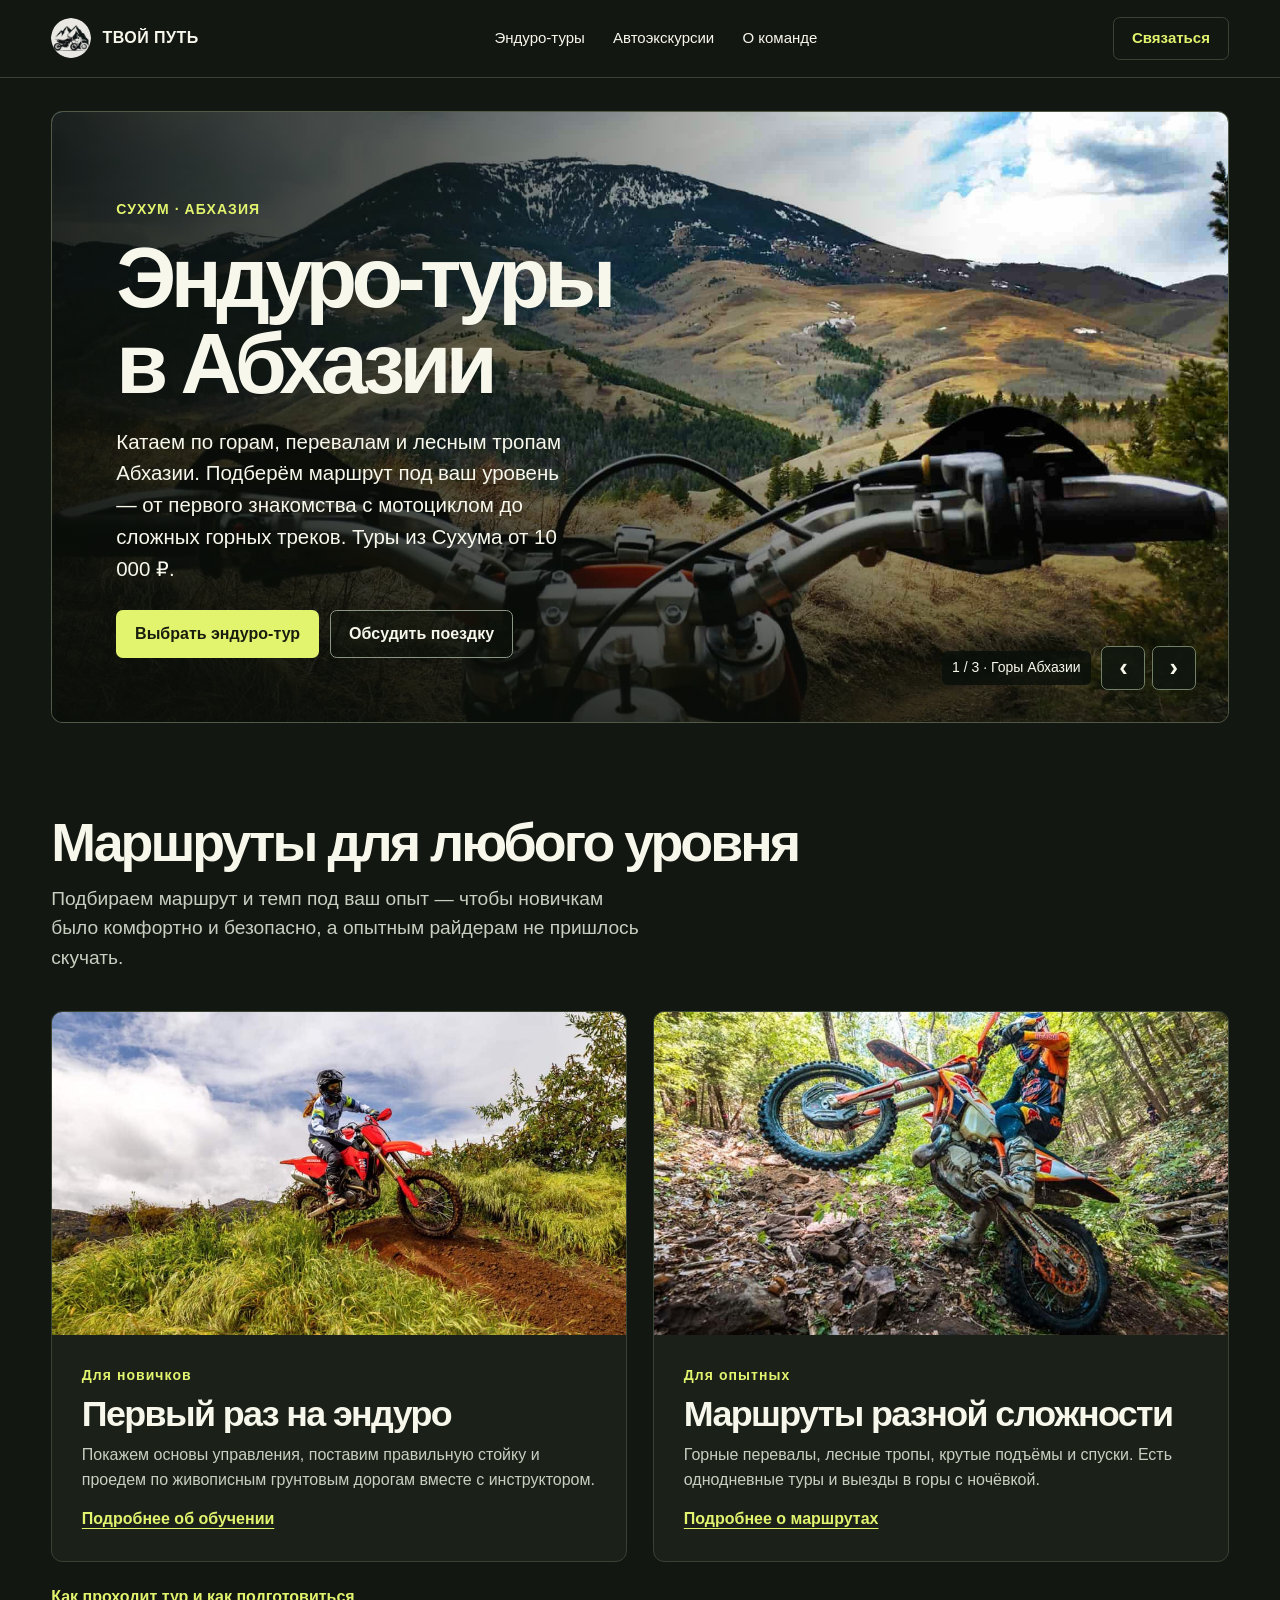
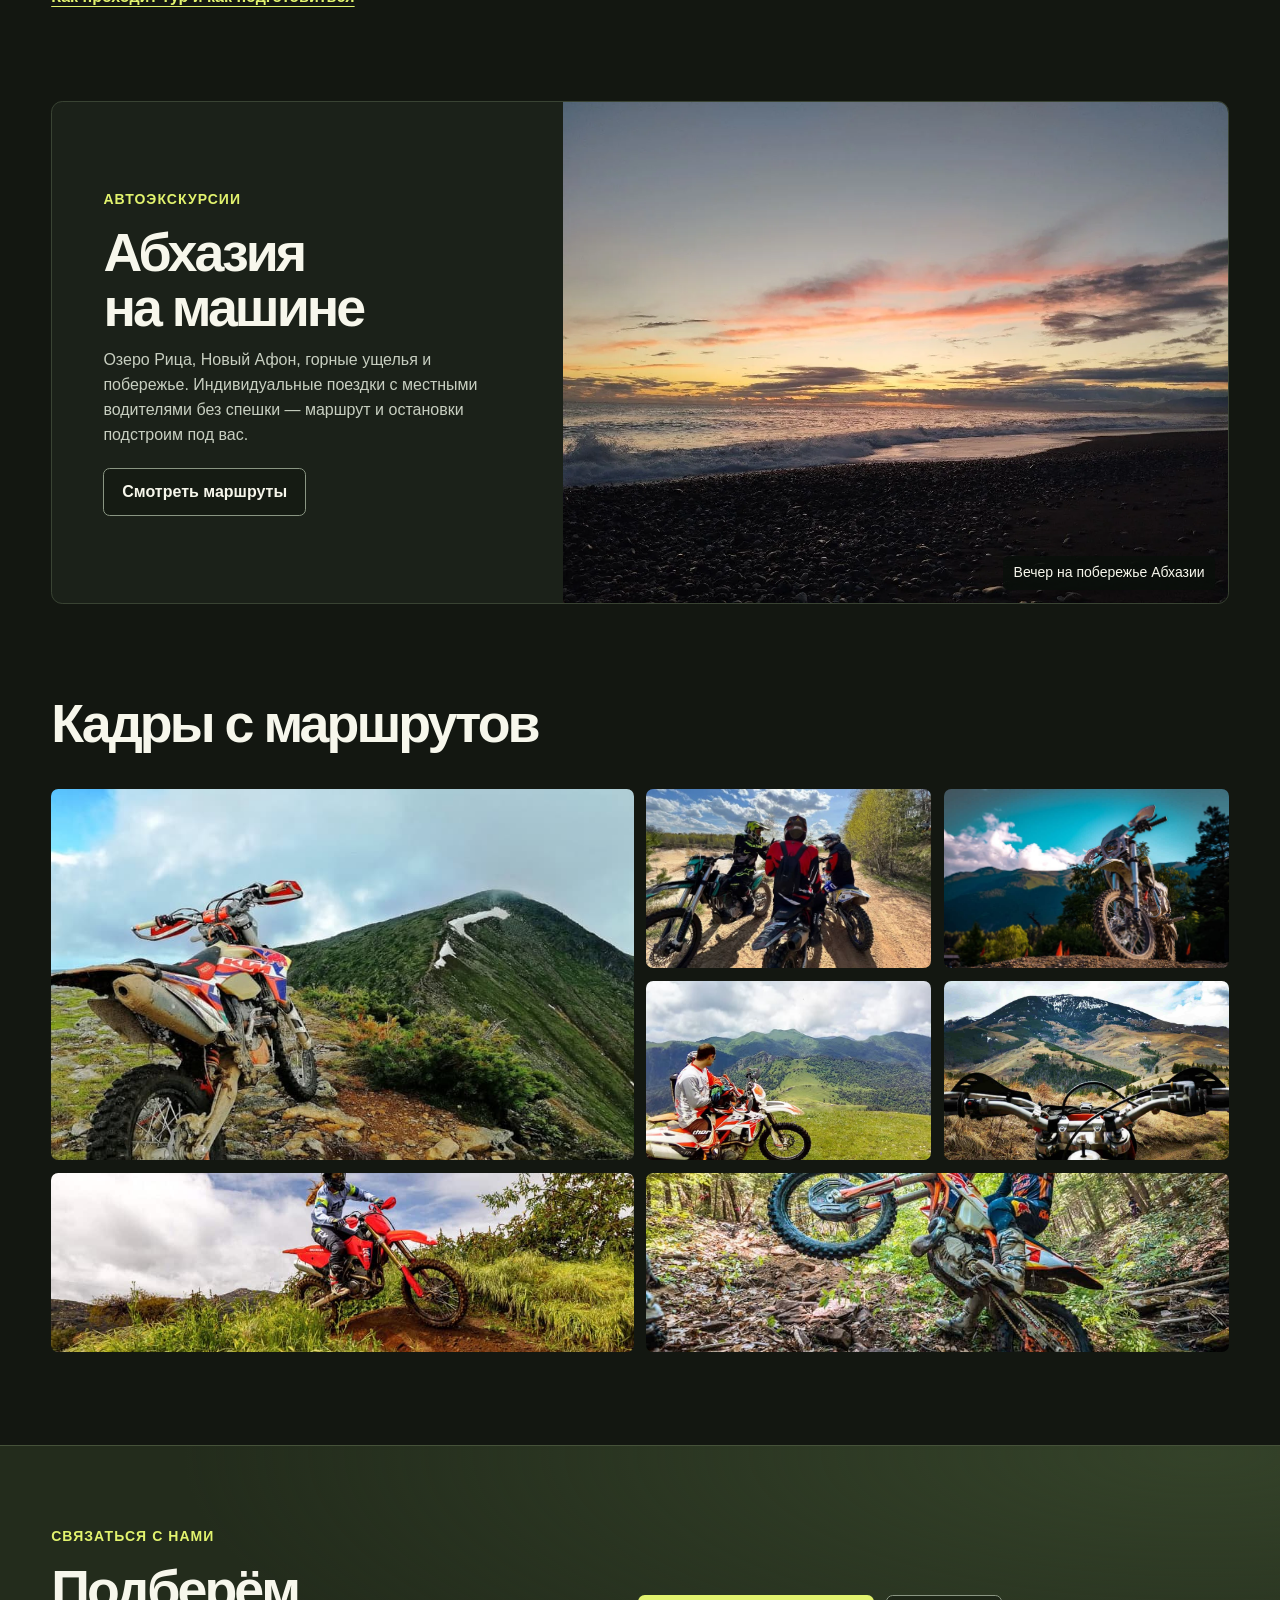
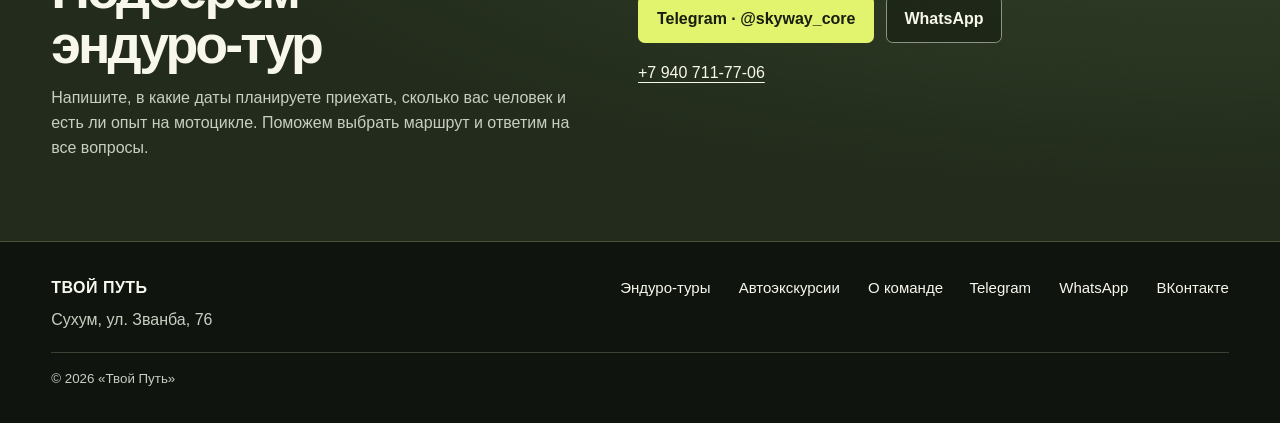
<file: index.html>
<!doctype html>
<html lang="ru">
<head>
  <meta charset="utf-8">
  <meta name="viewport" content="width=device-width, initial-scale=1">
  <meta name="theme-color" content="#131611">
  <title>Эндуро-туры в Абхазии с гидом — Твой Путь, Сухум</title>
  <meta name="description" content="Эндуро-туры по горам Абхазии с гидом — от 10 000 ₽. Обучение с нуля для новичков и маршруты разной сложности для опытных райдеров. Базируемся в Сухуме.">
  <meta name="robots" content="max-image-preview:large">

  <link rel="canonical" href="https://moto-abh.ru/">
  <meta property="og:type" content="website">
  <meta property="og:locale" content="ru_RU">
  <meta property="og:site_name" content="Твой Путь">
  <meta property="og:title" content="Эндуро-туры в Абхазии">
  <meta property="og:description" content="Эндуро-туры по горам Абхазии от 10 000 ₽. Обучение с инструктором для новичков и горные маршруты для опытных райдеров.">
  <meta property="og:url" content="https://moto-abh.ru/">
  <meta property="og:image" content="https://moto-abh.ru/assets/img/share/enduro-abhazia.jpg">
  <meta property="og:image:type" content="image/jpeg">
  <meta property="og:image:width" content="1200">
  <meta property="og:image:height" content="630">
  <meta property="og:image:alt" content="Райдер на горной тропе и логотип «Твой Путь». Эндуро-туры в Абхазии.">
  <meta name="twitter:card" content="summary_large_image">
  <meta name="twitter:title" content="Эндуро-туры в Абхазии">
  <meta name="twitter:description" content="Эндуро-туры по горам Абхазии от 10 000 ₽. Обучение с инструктором для новичков и горные маршруты для опытных райдеров.">
  <meta name="twitter:image" content="https://moto-abh.ru/assets/img/share/enduro-abhazia.jpg">
  <meta name="twitter:image:alt" content="Райдер на горной тропе и логотип «Твой Путь». Эндуро-туры в Абхазии.">
  <link rel="icon" href="/favicon.ico">
  <link rel="stylesheet" href="/assets/css/site.css">
  <script src="/assets/js/metrics.js" defer></script>
  <script src="/assets/js/gallery.js" defer></script>
  <script type="application/ld+json">
{
  "@context": "https://schema.org",
  "@graph": [
    {
      "@type": "WebPage",
      "@id": "https://moto-abh.ru/#webpage",
      "url": "https://moto-abh.ru/",
      "name": "Эндуро-туры в Абхазии с гидом — Твой Путь, Сухум",
      "description": "Эндуро-туры по горам Абхазии с гидом — от 10 000 ₽. Обучение с нуля для новичков и маршруты разной сложности для опытных райдеров. Базируемся в Сухуме.",
      "inLanguage": "ru",
      "isPartOf": {
        "@id": "https://moto-abh.ru/#website"
      },
      "primaryImageOfPage": {
        "@type": "ImageObject",
        "contentUrl": "https://moto-abh.ru/assets/img/1.jpg"
      },
      "about": {
        "@id": "https://moto-abh.ru/#team"
      }
    },
    {
      "@type": "WebSite",
      "@id": "https://moto-abh.ru/#website",
      "url": "https://moto-abh.ru/",
      "name": "Твой Путь",
      "alternateName": "moto-abh.ru",
      "inLanguage": "ru",
      "publisher": {
        "@id": "https://moto-abh.ru/#team"
      }
    },
    {
      "@type": "LocalBusiness",
      "@id": "https://moto-abh.ru/#team",
      "name": "Твой Путь",
      "url": "https://moto-abh.ru/",
      "image": "https://moto-abh.ru/assets/img/share/enduro-abhazia.jpg",
      "telephone": "+79407117706",
      "address": {
        "@type": "PostalAddress",
        "streetAddress": "ул. Званба, 76",
        "addressLocality": "Сухум"
      },
      "sameAs": [
        "https://vk.com/abhaz_enduro",
        "https://t.me/skyway_core"
      ],
      "logo": "https://moto-abh.ru/assets/img/logo.png",
      "description": "Организация эндуро-туров с гидом по горам Абхазии. Базируемся в Сухуме.",
      "areaServed": "Абхазия"
    }
  ]
}
  </script>
</head>
<body>
<a class="skip" href="#main">К содержанию</a>
<header class="header">
  <div class="wrap header-layout">
    <a class="brand" href="/" aria-label="Твой Путь, главная">
      <img src="/assets/img/logo.png" width="40" height="40" alt="">
      <span>ТВОЙ ПУТЬ</span>
    </a>
    <nav aria-label="Основная навигация"><a href="/enduro/">Эндуро-туры</a><a href="/excursions/">Автоэкскурсии</a><a href="/about/">О команде</a></nav>
    <a class="header-contact button" href="#contact">Связаться</a>
  </div>
</header>
<main id="main" tabindex="-1">
<section class="wrap home-hero" aria-labelledby="home-title">
  <div class="home-hero-frame" data-hero>
    <div class="hero-scenes" aria-hidden="true">
      <img src="/assets/img/1.jpg" width="2200" height="1100" alt="" fetchpriority="high" class="hero-scene is-active" data-caption="Горы Абхазии">
      <img class="hero-scene" src="[data-uri]" data-src="/assets/img/777.jpg" data-caption="Горные луга" width="800" height="600" alt="">
      <img class="hero-scene" src="[data-uri]" data-src="/assets/img/22.jpg" data-caption="Лесные маршруты" width="800" height="450" alt="">
    </div>
    <div class="home-hero-content">
      <p class="eyebrow">Сухум · Абхазия</p>
      <h1 id="home-title">Эндуро-туры <br>в Абхазии</h1>
      <p class="intro">Катаем по горам, перевалам и лесным тропам Абхазии. Подберём маршрут под ваш уровень — от первого знакомства с мотоциклом до сложных горных треков. Туры из Сухума от 10 000 ₽.</p>
      <div class="actions">
      <a class="button button-primary" href="/enduro/">Выбрать эндуро-тур</a>
      <a class="button button-outline" href="#contact">Обсудить поездку</a>
    </div>
    </div>
    <div class="hero-picker" hidden>
      <p data-hero-caption aria-live="polite">Горы Абхазии</p>
      <div class="media-controls" aria-label="Кадры на главной">
        <button class="media-button" type="button" data-hero-step="-1" aria-label="Предыдущий кадр">‹</button>
        <button class="media-button" type="button" data-hero-step="1" aria-label="Следующий кадр">›</button>
      </div>
    </div>
  </div>
</section>
<section class="wrap section" id="tour">
  <div class="section-heading"><h2>Маршруты для любого уровня</h2><p class="section-lead">Подбираем маршрут и темп под ваш опыт — чтобы новичкам было комфортно и безопасно, а опытным райдерам не пришлось скучать.</p></div>
  <div class="trip-grid">
    <article class="trip" id="first-ride">
      <div class="media-frame"><img src="/assets/img/5.jpg" width="1024" height="576" alt="Райдер на грунтовой тропе среди холмов" loading="lazy" decoding="async"></div>
      <div class="trip-copy">
        <p class="category">Для новичков</p><h3>Первый раз на эндуро</h3><p>Покажем основы управления, поставим правильную стойку и проедем по живописным грунтовым дорогам вместе с инструктором.</p><a class="text-link" href="/enduro/#first-ride">Подробнее об обучении</a>
      </div>
    </article>
    <article class="trip" id="technical-route">
      <div class="media-frame"><img src="/assets/img/33.jpg" width="997" height="512" alt="Мотоциклист на лесном подъёме" loading="lazy" decoding="async"></div>
      <div class="trip-copy">
        <p class="category">Для опытных</p><h3>Маршруты разной сложности</h3><p>Горные перевалы, лесные тропы, крутые подъёмы и спуски. Есть однодневные туры и выезды в горы с ночёвкой.</p><a class="text-link" href="/enduro/#technical-route">Подробнее о маршрутах</a>
      </div>
    </article>
  </div>
  <a class="text-link section-link" id="training" href="/enduro/#training">Как проходит тур и как подготовиться</a>
</section>
<section class="wrap" id="excursions" aria-labelledby="auto-feature-title">
  <div class="feature">
    <div class="feature-copy">
      <p class="eyebrow">Автоэкскурсии</p>
      <h2 id="auto-feature-title">Абхазия на машине</h2>
      <p>Озеро Рица, Новый Афон, горные ущелья и побережье. Индивидуальные поездки с местными водителями без спешки — маршрут и остановки подстроим под вас.</p>
      <a class="button button-outline" href="/excursions/">Смотреть маршруты</a>
    </div>
    <figure class="media-frame feature-photo">
      <img src="/assets/img/excursions/coast.webp" width="1280" height="964" alt="Волны на галечном берегу под вечерним небом" loading="lazy" decoding="async">
      <figcaption>Вечер на побережье Абхазии</figcaption>
    </figure>
  </div>
</section>
<section class="wrap section" id="gallery">
  <div class="section-heading"><h2>Кадры с маршрутов</h2></div>
  <div class="gallery-grid" data-gallery><a href="/assets/img/3.jpg" aria-label="Открыть фото: Мотоцикл на горном гребне"><img src="/assets/img/3.jpg" width="1000" height="524" alt="Мотоцикл на горном гребне" loading="lazy" decoding="async"></a><a href="/assets/img/22.jpg" aria-label="Открыть фото: Мотоциклисты на лесной дороге"><img src="/assets/img/22.jpg" width="800" height="450" alt="Мотоциклисты на лесной дороге" loading="lazy" decoding="async"></a><a href="/assets/img/4.jpg" aria-label="Открыть фото: Райдер на эндуро на фоне гор"><img src="/assets/img/4.jpg" width="1280" height="726" alt="Райдер на эндуро на фоне гор" loading="lazy" decoding="async"></a><a href="/assets/img/777.jpg" aria-label="Открыть фото: Мотоциклист на горном лугу"><img src="/assets/img/777.jpg" width="800" height="600" alt="Мотоциклист на горном лугу" loading="lazy" decoding="async"></a><a href="/assets/img/1.jpg" aria-label="Открыть фото: Вид на горы из-за руля мотоцикла"><img src="/assets/img/1.jpg" width="2200" height="1100" alt="Вид на горы из-за руля мотоцикла" loading="lazy" decoding="async"></a><a href="/assets/img/5.jpg" aria-label="Открыть фото: Эндуро на грунтовой тропе"><img src="/assets/img/5.jpg" width="1024" height="576" alt="Эндуро на грунтовой тропе" loading="lazy" decoding="async"></a><a href="/assets/img/33.jpg" aria-label="Открыть фото: Подъём на эндуро по лесной тропе"><img src="/assets/img/33.jpg" width="997" height="512" alt="Подъём на эндуро по лесной тропе" loading="lazy" decoding="async"></a></div>
  <dialog class="lightbox" aria-label="Просмотр фотографии">
    <div class="lightbox-toolbar">
      <span class="lightbox-count" aria-live="polite"></span>
      <form method="dialog"><button class="media-button" type="submit" autofocus>Закрыть</button></form>
    </div>
    <div class="lightbox-photo"><img src="[data-uri]" alt="" hidden></div>
    <div class="lightbox-bottom">
      <p class="lightbox-caption" aria-live="polite"></p>
      <div class="media-controls">
        <button class="media-button" type="button" data-gallery-step="-1" aria-label="Предыдущее фото">‹</button>
        <button class="media-button" type="button" data-gallery-step="1" aria-label="Следующее фото">›</button>
      </div>
    </div>
  </dialog>
</section>
<section class="contact" id="contact" aria-labelledby="contact-title">
  <div class="wrap contact-layout">
    <div><p class="eyebrow">Связаться с нами</p><h2 id="contact-title">Подберём эндуро-тур</h2><p>Напишите, в какие даты планируете приехать, сколько вас человек и есть ли опыт на мотоцикле. Поможем выбрать маршрут и ответим на все вопросы.</p></div>
    <div><div class="actions">
      <a class="button button-primary" href="https://t.me/skyway_core">Telegram · @skyway_core</a>
      <a class="button button-outline" href="https://wa.me/79407117706?text=%D0%97%D0%B4%D1%80%D0%B0%D0%B2%D1%81%D1%82%D0%B2%D1%83%D0%B9%D1%82%D0%B5%21%20%D0%98%D0%BD%D1%82%D0%B5%D1%80%D0%B5%D1%81%D1%83%D1%8E%D1%81%D1%8C%20%D1%8D%D0%BD%D0%B4%D1%83%D1%80%D0%BE-%D1%82%D1%83%D1%80%D0%BE%D0%BC.">WhatsApp</a>
    </div><a class="contact-phone" href="tel:+79407117706">+7 940 711-77-06</a></div>
  </div>
</section>
</main>
<footer class="footer">
  <div class="wrap footer-layout">
    <div><a class="brand" href="/">ТВОЙ ПУТЬ</a><p>Сухум, ул. Званба, 76</p></div>
    <nav aria-label="Разделы сайта"><a href="/enduro/">Эндуро-туры</a><a href="/excursions/">Автоэкскурсии</a><a href="/about/">О команде</a></nav>
    <div class="footer-social"><a href="https://t.me/skyway_core">Telegram</a><a href="https://wa.me/79407117706">WhatsApp</a><a href="https://vk.com/abhaz_enduro">ВКонтакте</a></div>
    <small>© 2026 «Твой Путь»</small>
  </div>
</footer>
</body>
</html>
</file>
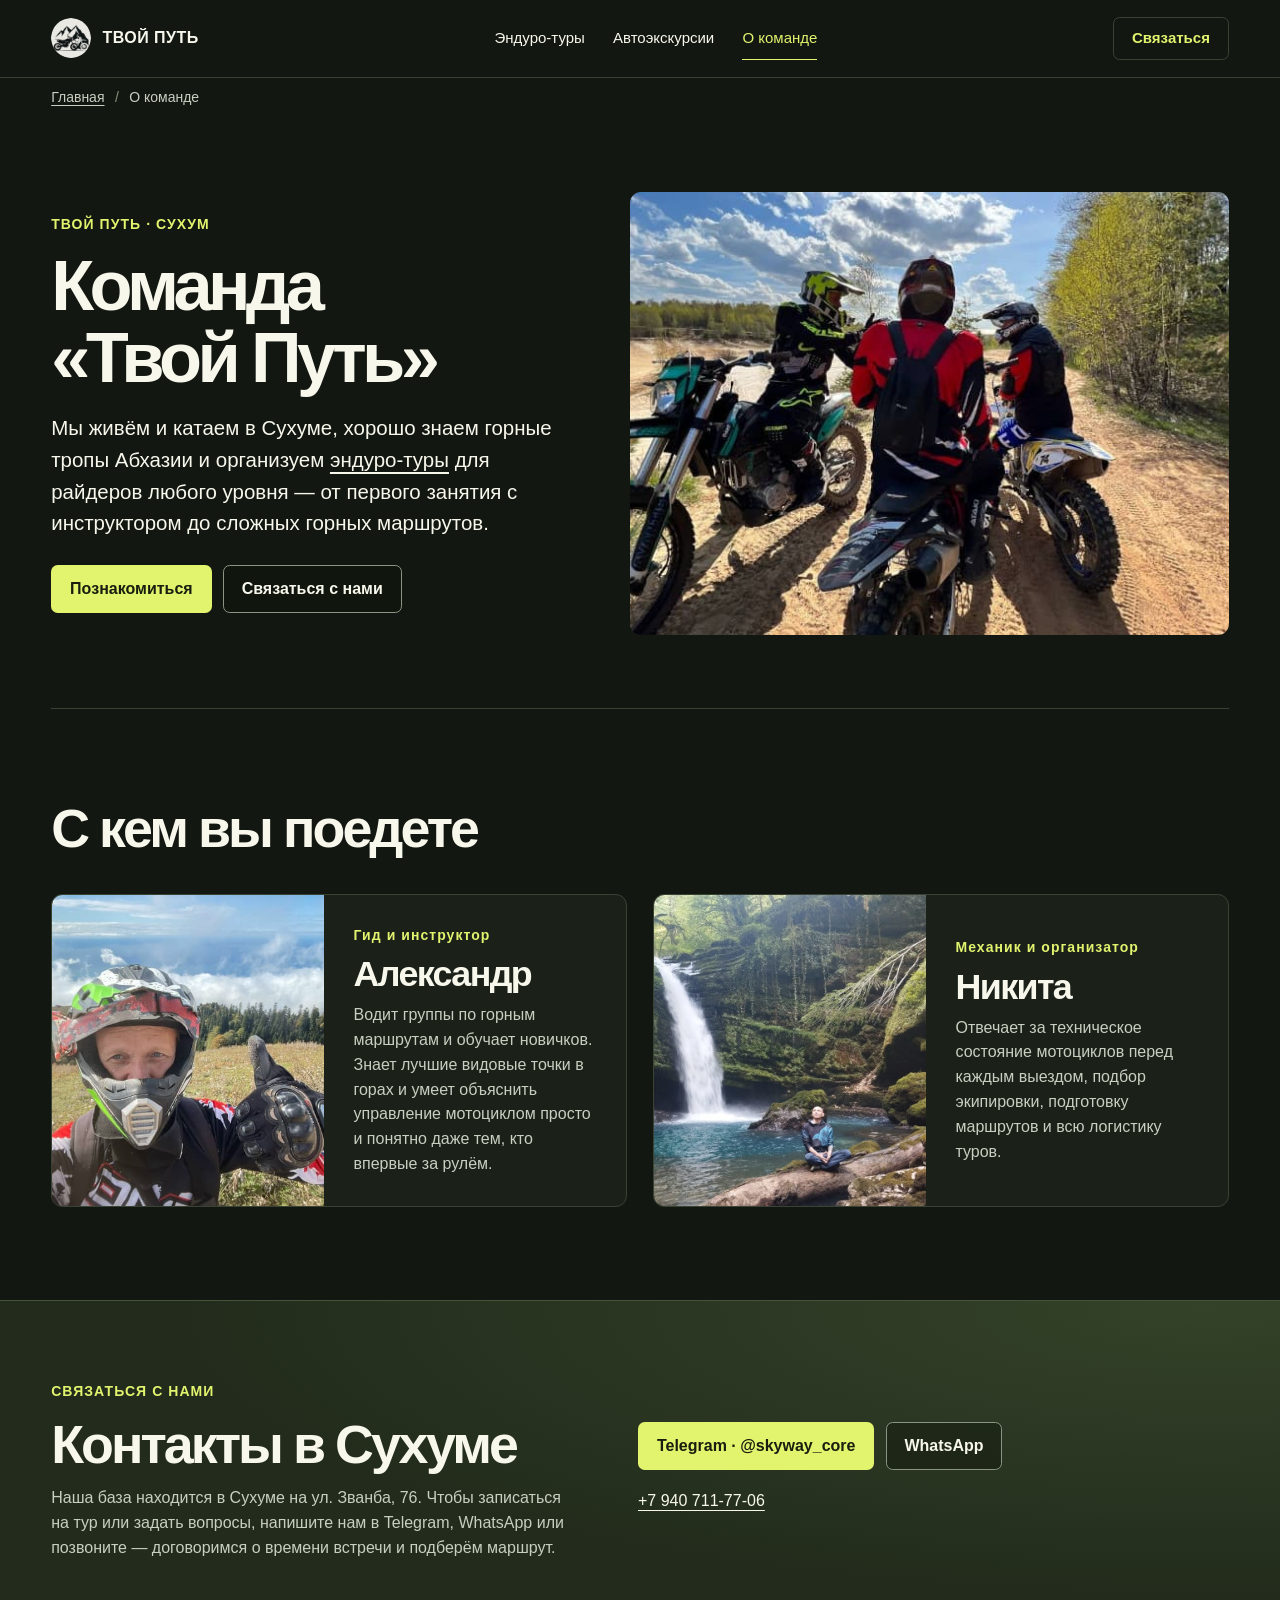
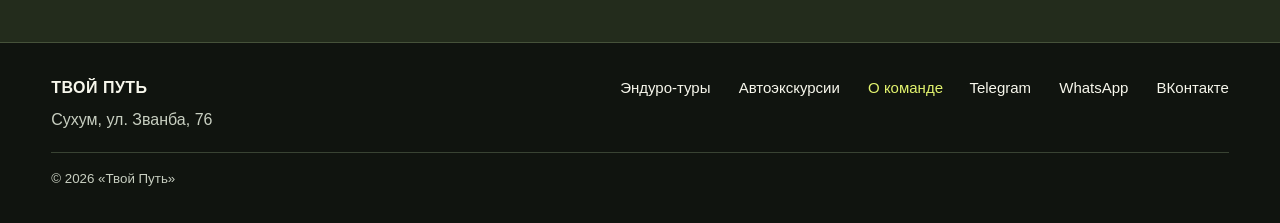
<file: about/index.html>
<!doctype html>
<html lang="ru">
<head>
  <meta charset="utf-8">
  <meta name="viewport" content="width=device-width, initial-scale=1">
  <meta name="theme-color" content="#131611">
  <title>Гиды и контакты «Твой Путь» — эндуро в Сухуме, Абхазия</title>
  <meta name="description" content="Команда «Твой Путь» в Сухуме: гид-инструктор Александр и механик-организатор Никита. Проводим эндуро-туры по горам Абхазии. Контакты: Сухум, ул. Званба, 76, +7 940 711-77-06.">
  <meta name="robots" content="max-image-preview:large">

  <link rel="canonical" href="https://moto-abh.ru/about/">
  <meta property="og:type" content="website">
  <meta property="og:locale" content="ru_RU">
  <meta property="og:site_name" content="Твой Путь">
  <meta property="og:title" content="Команда «Твой Путь»">
  <meta property="og:description" content="Команда «Твой Путь» из Сухума: гиды, техника и организация эндуро-туров по горам Абхазии.">
  <meta property="og:url" content="https://moto-abh.ru/about/">
  <meta property="og:image" content="https://moto-abh.ru/assets/img/share/team-moto-abh.jpg">
  <meta property="og:image:type" content="image/jpeg">
  <meta property="og:image:width" content="1200">
  <meta property="og:image:height" content="630">
  <meta property="og:image:alt" content="Райдеры рядом с мотоциклами и логотип «Твой Путь». Команда из Сухума.">
  <meta name="twitter:card" content="summary_large_image">
  <meta name="twitter:title" content="Команда «Твой Путь»">
  <meta name="twitter:description" content="Команда «Твой Путь» из Сухума: гиды, техника и организация эндуро-туров по горам Абхазии.">
  <meta name="twitter:image" content="https://moto-abh.ru/assets/img/share/team-moto-abh.jpg">
  <meta name="twitter:image:alt" content="Райдеры рядом с мотоциклами и логотип «Твой Путь». Команда из Сухума.">
  <link rel="icon" href="/favicon.ico">
  <link rel="stylesheet" href="/assets/css/site.css">
  <script src="/assets/js/metrics.js" defer></script>

  <script type="application/ld+json">
{
  "@context": "https://schema.org",
  "@graph": [
    {
      "@type": "AboutPage",
      "@id": "https://moto-abh.ru/about/#webpage",
      "url": "https://moto-abh.ru/about/",
      "name": "Гиды и контакты «Твой Путь» — эндуро в Сухуме, Абхазия",
      "description": "Команда «Твой Путь» в Сухуме: гид-инструктор Александр и механик-организатор Никита. Проводим эндуро-туры по горам Абхазии. Контакты: Сухум, ул. Званба, 76, +7 940 711-77-06.",
      "inLanguage": "ru",
      "isPartOf": {
        "@id": "https://moto-abh.ru/#website"
      },
      "primaryImageOfPage": {
        "@type": "ImageObject",
        "contentUrl": "https://moto-abh.ru/assets/img/22.jpg"
      },
      "breadcrumb": {
        "@id": "https://moto-abh.ru/about/#breadcrumbs"
      },
      "mainEntity": {
        "@id": "https://moto-abh.ru/#team"
      }
    },
    {
      "@type": "BreadcrumbList",
      "@id": "https://moto-abh.ru/about/#breadcrumbs",
      "itemListElement": [
        {
          "@type": "ListItem",
          "position": 1,
          "name": "Главная",
          "item": "https://moto-abh.ru/"
        },
        {
          "@type": "ListItem",
          "position": 2,
          "name": "О команде",
          "item": "https://moto-abh.ru/about/"
        }
      ]
    },
    {
      "@type": "LocalBusiness",
      "@id": "https://moto-abh.ru/#team",
      "name": "Твой Путь",
      "url": "https://moto-abh.ru/",
      "image": "https://moto-abh.ru/assets/img/share/enduro-abhazia.jpg",
      "telephone": "+79407117706",
      "address": {
        "@type": "PostalAddress",
        "streetAddress": "ул. Званба, 76",
        "addressLocality": "Сухум"
      },
      "sameAs": [
        "https://vk.com/abhaz_enduro",
        "https://t.me/skyway_core"
      ],
      "logo": "https://moto-abh.ru/assets/img/logo.png",
      "description": "Организация эндуро-туров с гидом по горам Абхазии. Базируемся в Сухуме.",
      "areaServed": "Абхазия"
    },
    {
      "@type": "Person",
      "@id": "https://moto-abh.ru/about/#alexander",
      "name": "Александр",
      "jobTitle": "Гид и инструктор",
      "worksFor": {
        "@id": "https://moto-abh.ru/#team"
      }
    },
    {
      "@type": "Person",
      "@id": "https://moto-abh.ru/about/#nikita",
      "name": "Никита",
      "jobTitle": "Механик и организатор",
      "worksFor": {
        "@id": "https://moto-abh.ru/#team"
      }
    }
  ]
}
  </script>
</head>
<body>
<a class="skip" href="#main">К содержанию</a>
<header class="header">
  <div class="wrap header-layout">
    <a class="brand" href="/" aria-label="Твой Путь, главная">
      <img src="/assets/img/logo.png" width="40" height="40" alt="">
      <span>ТВОЙ ПУТЬ</span>
    </a>
    <nav aria-label="Основная навигация"><a href="/enduro/">Эндуро-туры</a><a href="/excursions/">Автоэкскурсии</a><a href="/about/" aria-current="page">О команде</a></nav>
    <a class="header-contact button" href="#contact">Связаться</a>
  </div>
</header>
<main id="main" tabindex="-1">
<nav class="wrap breadcrumbs" aria-label="Хлебные крошки"><a href="/">Главная</a><span aria-hidden="true">/</span><span aria-current="page">О команде</span></nav>
<section class="wrap split-hero team-hero" aria-labelledby="team-title">
  <div class="split-copy">
    <p class="eyebrow">Твой Путь · Сухум</p>
    <h1 id="team-title">Команда <br>«Твой Путь»</h1>
    <p class="intro">Мы живём и катаем в Сухуме, хорошо знаем горные тропы Абхазии и организуем <a href="/enduro/">эндуро-туры</a> для райдеров любого уровня — от первого занятия с инструктором до сложных горных маршрутов.</p>
    <div class="actions">
      <a class="button button-primary" href="#team">Познакомиться</a>
      <a class="button button-outline" href="#contact">Связаться с нами</a>
    </div>
  </div>
  <figure class="media-frame split-photo">
    <img src="/assets/img/22.jpg" width="800" height="450" alt="Райдеры на лесной дороге" fetchpriority="high">
  </figure>
</section>
<section class="wrap section" id="team">
  <div class="section-heading"><h2>С кем вы поедете</h2></div>
  <div class="team-grid">
    <article class="person">
      <div class="media-frame"><img src="/assets/img/t1.jpg" width="500" height="492" alt="Александр в мотоэкипировке" loading="lazy" decoding="async"></div>
      <div class="person-copy" id="alexander"><p class="category">Гид и инструктор</p><h3>Александр</h3><p>Водит группы по горным маршрутам и обучает новичков. Знает лучшие видовые точки в горах и умеет объяснить управление мотоциклом просто и понятно даже тем, кто впервые за рулём.</p></div>
    </article>
    <article class="person">
      <div class="media-frame"><img src="/assets/img/t2.jpeg" width="368" height="374" alt="Никита у водопада" loading="lazy" decoding="async"></div>
      <div class="person-copy" id="nikita"><p class="category">Механик и организатор</p><h3>Никита</h3><p>Отвечает за техническое состояние мотоциклов перед каждым выездом, подбор экипировки, подготовку маршрутов и всю логистику туров.</p></div>
    </article>
  </div>
</section>
<section class="contact" id="contact" aria-labelledby="contact-title">
  <div class="wrap contact-layout">
    <div><p class="eyebrow">Связаться с нами</p><h2 id="contact-title">Контакты в Сухуме</h2><p>Наша база находится в Сухуме на ул. Званба, 76. Чтобы записаться на тур или задать вопросы, напишите нам в Telegram, WhatsApp или позвоните — договоримся о времени встречи и подберём маршрут.</p></div>
    <div><div class="actions">
      <a class="button button-primary" href="https://t.me/skyway_core">Telegram · @skyway_core</a>
      <a class="button button-outline" href="https://wa.me/79407117706?text=%D0%97%D0%B4%D1%80%D0%B0%D0%B2%D1%81%D1%82%D0%B2%D1%83%D0%B9%D1%82%D0%B5%21%20%D0%98%D0%BD%D1%82%D0%B5%D1%80%D0%B5%D1%81%D1%83%D1%8E%D1%81%D1%8C%20%D1%8D%D0%BD%D0%B4%D1%83%D1%80%D0%BE-%D1%82%D1%83%D1%80%D0%BE%D0%BC.">WhatsApp</a>
    </div><a class="contact-phone" href="tel:+79407117706">+7 940 711-77-06</a></div>
  </div>
</section>
</main>
<footer class="footer">
  <div class="wrap footer-layout">
    <div><a class="brand" href="/">ТВОЙ ПУТЬ</a><p>Сухум, ул. Званба, 76</p></div>
    <nav aria-label="Разделы сайта"><a href="/enduro/">Эндуро-туры</a><a href="/excursions/">Автоэкскурсии</a><a href="/about/" aria-current="page">О команде</a></nav>
    <div class="footer-social"><a href="https://t.me/skyway_core">Telegram</a><a href="https://wa.me/79407117706">WhatsApp</a><a href="https://vk.com/abhaz_enduro">ВКонтакте</a></div>
    <small>© 2026 «Твой Путь»</small>
  </div>
</footer>
</body>
</html>
</file>
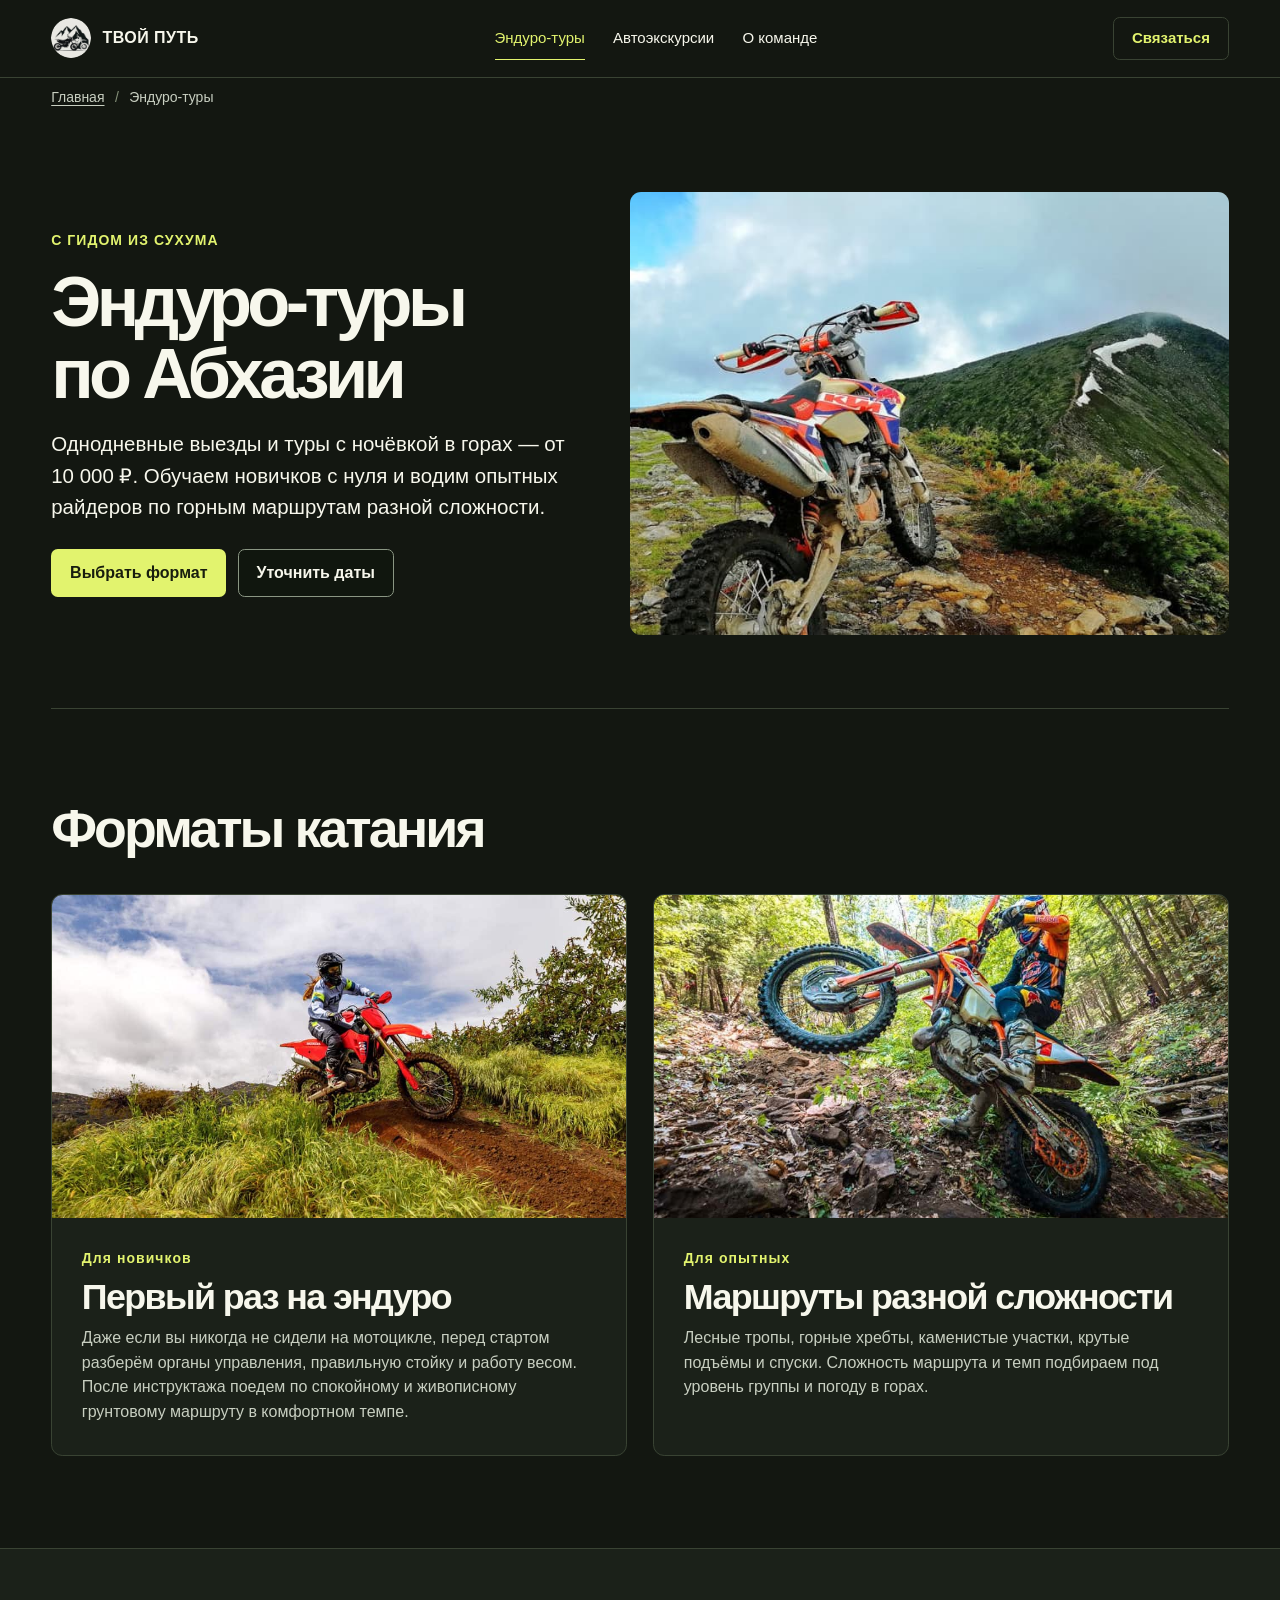
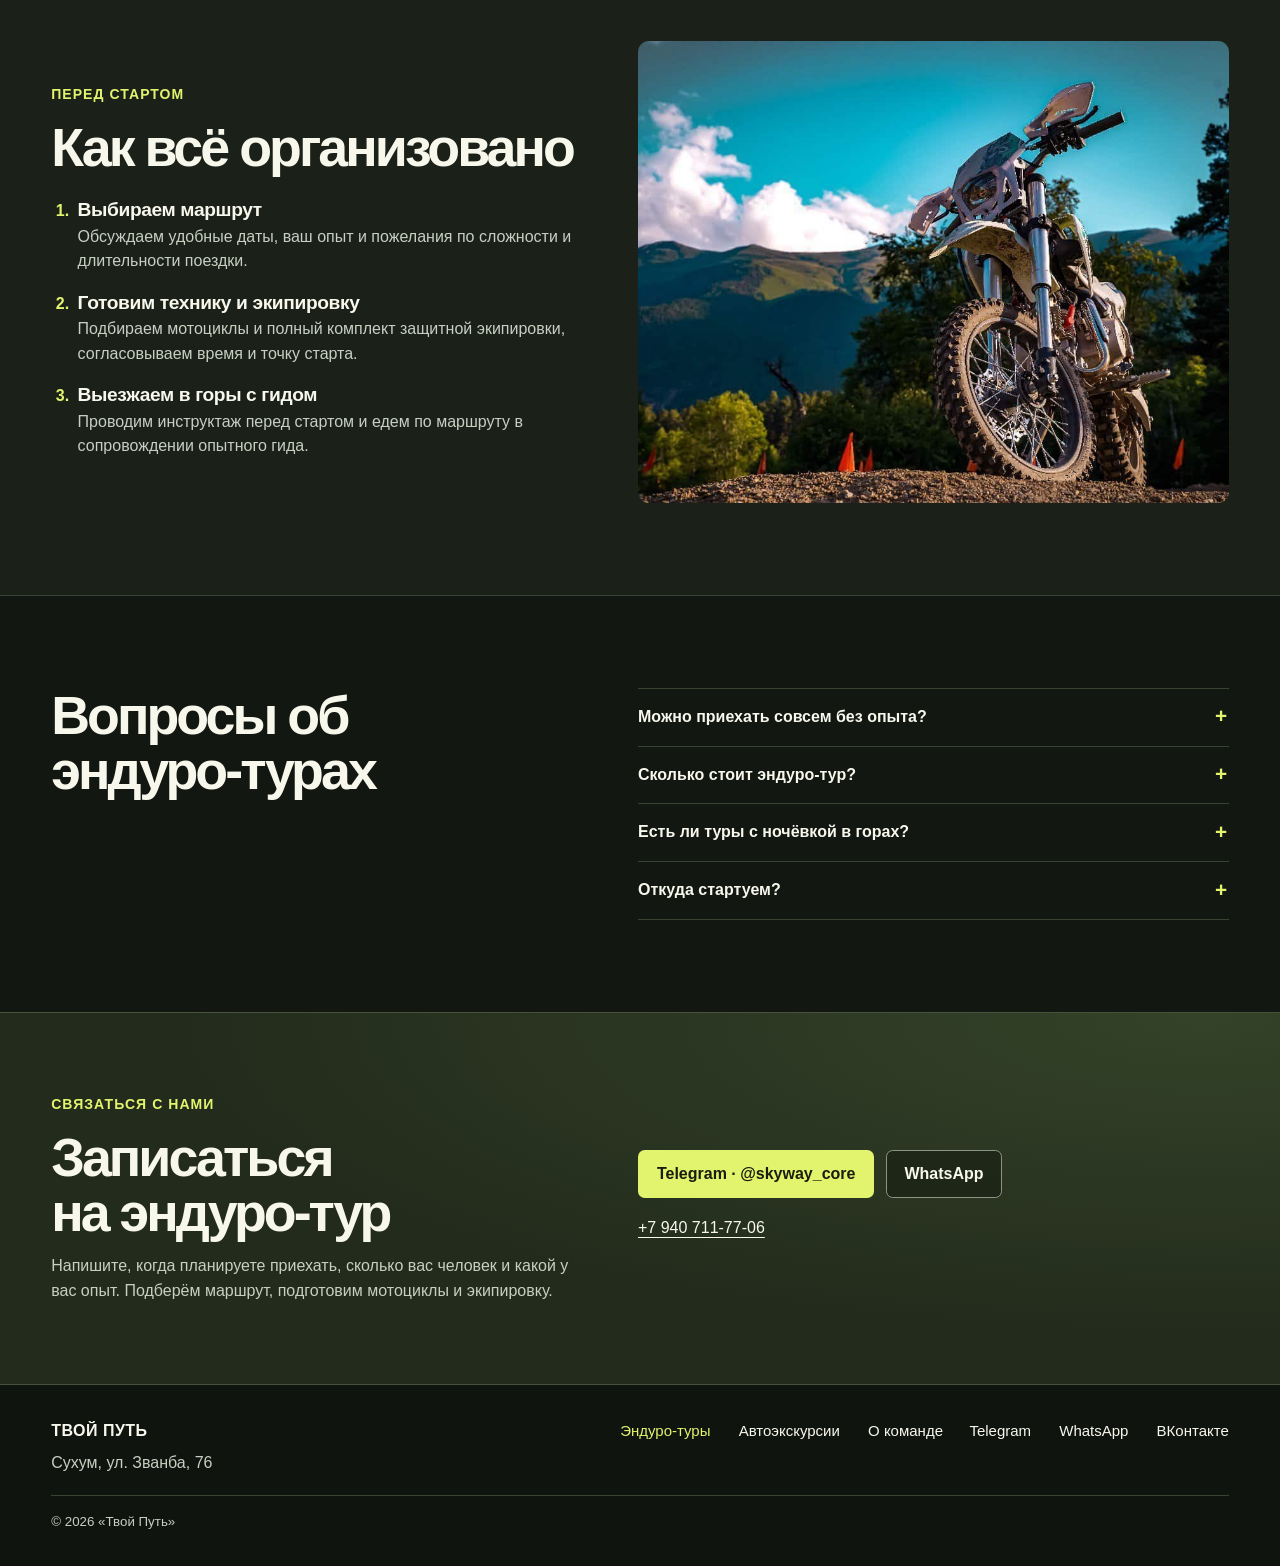
<file: enduro/index.html>
<!doctype html>
<html lang="ru">
<head>
  <meta charset="utf-8">
  <meta name="viewport" content="width=device-width, initial-scale=1">
  <meta name="theme-color" content="#131611">
  <title>Эндуро с гидом в Абхазии от 10 000 ₽ — маршруты | Твой Путь</title>
  <meta name="description" content="Эндуро-туры по горам Абхазии с гидом — от 10 000 ₽. Обучение с нуля, однодневные маршруты разной сложности и туры в горы с ночёвкой. Старт из Сухума.">
  <meta name="robots" content="max-image-preview:large">

  <link rel="canonical" href="https://moto-abh.ru/enduro/">
  <meta property="og:type" content="website">
  <meta property="og:locale" content="ru_RU">
  <meta property="og:site_name" content="Твой Путь">
  <meta property="og:title" content="Эндуро-туры по Абхазии с гидом">
  <meta property="og:description" content="Однодневные эндуро-туры и поездки с ночёвкой в горах Абхазии — от 10 000 ₽. Маршруты для новичков и опытных райдеров.">
  <meta property="og:url" content="https://moto-abh.ru/enduro/">
  <meta property="og:image" content="https://moto-abh.ru/assets/img/share/enduro-abhazia.jpg">
  <meta property="og:image:type" content="image/jpeg">
  <meta property="og:image:width" content="1200">
  <meta property="og:image:height" content="630">
  <meta property="og:image:alt" content="Райдер на горной тропе и логотип «Твой Путь». Эндуро-туры в Абхазии.">
  <meta name="twitter:card" content="summary_large_image">
  <meta name="twitter:title" content="Эндуро-туры по Абхазии с гидом">
  <meta name="twitter:description" content="Однодневные эндуро-туры и поездки с ночёвкой в горах Абхазии — от 10 000 ₽. Маршруты для новичков и опытных райдеров.">
  <meta name="twitter:image" content="https://moto-abh.ru/assets/img/share/enduro-abhazia.jpg">
  <meta name="twitter:image:alt" content="Райдер на горной тропе и логотип «Твой Путь». Эндуро-туры в Абхазии.">
  <link rel="icon" href="/favicon.ico">
  <link rel="stylesheet" href="/assets/css/site.css">
  <script src="/assets/js/metrics.js" defer></script>
  <script type="application/ld+json">
{
  "@context": "https://schema.org",
  "@graph": [
    {
      "@type": "WebPage",
      "@id": "https://moto-abh.ru/enduro/#webpage",
      "url": "https://moto-abh.ru/enduro/",
      "name": "Эндуро с гидом в Абхазии от 10 000 ₽ — маршруты | Твой Путь",
      "description": "Эндуро-туры по горам Абхазии с гидом — от 10 000 ₽. Обучение с нуля, однодневные маршруты разной сложности и туры в горы с ночёвкой. Старт из Сухума.",
      "inLanguage": "ru",
      "isPartOf": {
        "@id": "https://moto-abh.ru/#website"
      },
      "primaryImageOfPage": {
        "@type": "ImageObject",
        "contentUrl": "https://moto-abh.ru/assets/img/3.jpg"
      },
      "breadcrumb": {
        "@id": "https://moto-abh.ru/enduro/#breadcrumbs"
      },
      "mainEntity": {
        "@id": "https://moto-abh.ru/enduro/#service"
      }
    },
    {
      "@type": "BreadcrumbList",
      "@id": "https://moto-abh.ru/enduro/#breadcrumbs",
      "itemListElement": [
        {
          "@type": "ListItem",
          "position": 1,
          "name": "Главная",
          "item": "https://moto-abh.ru/"
        },
        {
          "@type": "ListItem",
          "position": 2,
          "name": "Эндуро-туры",
          "item": "https://moto-abh.ru/enduro/"
        }
      ]
    },
    {
      "@type": "Service",
      "@id": "https://moto-abh.ru/enduro/#service",
      "url": "https://moto-abh.ru/enduro/",
      "name": "Эндуро-туры по Абхазии с гидом",
      "description": "Эндуро-туры по горам Абхазии с гидом — от 10 000 ₽. Обучение с нуля, однодневные маршруты разной сложности и туры в горы с ночёвкой. Старт из Сухума.",
      "areaServed": "Абхазия",
      "provider": {
        "@type": "LocalBusiness",
        "@id": "https://moto-abh.ru/#team",
        "name": "Твой Путь",
        "url": "https://moto-abh.ru/"
      },
      "offers": {
        "@type": "Offer",
        "url": "https://moto-abh.ru/enduro/#price",
        "priceSpecification": {
          "@type": "PriceSpecification",
          "minPrice": 10000,
          "priceCurrency": "RUB"
        }
      }
    }
  ]
}
  </script>
</head>
<body>
<a class="skip" href="#main">К содержанию</a>
<header class="header">
  <div class="wrap header-layout">
    <a class="brand" href="/" aria-label="Твой Путь, главная">
      <img src="/assets/img/logo.png" width="40" height="40" alt="">
      <span>ТВОЙ ПУТЬ</span>
    </a>
    <nav aria-label="Основная навигация"><a href="/enduro/" aria-current="page">Эндуро-туры</a><a href="/excursions/">Автоэкскурсии</a><a href="/about/">О команде</a></nav>
    <a class="header-contact button" href="#contact">Связаться</a>
  </div>
</header>
<main id="main" tabindex="-1">
<nav class="wrap breadcrumbs" aria-label="Хлебные крошки"><a href="/">Главная</a><span aria-hidden="true">/</span><span aria-current="page">Эндуро-туры</span></nav>
<section class="wrap split-hero" aria-labelledby="enduro-title">
  <div class="split-copy">
    <p class="eyebrow">С гидом из Сухума</p>
    <h1 id="enduro-title">Эндуро-туры <br>по Абхазии</h1>
    <p class="intro">Однодневные выезды и туры с ночёвкой в горах — от 10 000 ₽. Обучаем новичков с нуля и водим опытных райдеров по горным маршрутам разной сложности.</p>
    <div class="actions">
      <a class="button button-primary" href="#tour">Выбрать формат</a>
      <a class="button button-outline" href="#contact">Уточнить даты</a>
    </div>
  </div>
  <figure class="media-frame split-photo">
    <img src="/assets/img/3.jpg" width="1000" height="524" alt="Эндуро-мотоцикл на горном гребне" fetchpriority="high">
  </figure>
</section>
<section class="wrap section" id="tour">
  <div class="section-heading"><h2>Форматы катания</h2></div>
  <div class="trip-grid">
    <article class="trip" id="first-ride">
      <div class="media-frame"><img src="/assets/img/5.jpg" width="1024" height="576" alt="Райдер на грунтовой тропе среди холмов" loading="lazy" decoding="async"></div>
      <div class="trip-copy">
        <p class="category">Для новичков</p><h3>Первый раз на эндуро</h3><p>Даже если вы никогда не сидели на мотоцикле, перед стартом разберём органы управления, правильную стойку и работу весом. После инструктажа поедем по спокойному и живописному грунтовому маршруту в комфортном темпе.</p>
      </div>
    </article>
    <article class="trip" id="technical-route">
      <div class="media-frame"><img src="/assets/img/33.jpg" width="997" height="512" alt="Мотоциклист на лесном подъёме" loading="lazy" decoding="async"></div>
      <div class="trip-copy">
        <p class="category">Для опытных</p><h3>Маршруты разной сложности</h3><p>Лесные тропы, горные хребты, каменистые участки, крутые подъёмы и спуски. Сложность маршрута и темп подбираем под уровень группы и погоду в горах.</p>
      </div>
    </article>
  </div>
</section>
<section class="secondary" id="training" aria-labelledby="training-title">
  <div class="wrap section riding-plan">
    <div>
      <p class="eyebrow">Перед стартом</p>
      <h2 id="training-title">Как всё организовано</h2>
      <ol class="steps">
        <li><h3>Выбираем маршрут</h3><p>Обсуждаем удобные даты, ваш опыт и пожелания по сложности и длительности поездки.</p></li>
        <li><h3>Готовим технику и экипировку</h3><p>Подбираем мотоциклы и полный комплект защитной экипировки, согласовываем время и точку старта.</p></li>
        <li><h3>Выезжаем в горы с гидом</h3><p>Проводим инструктаж перед стартом и едем по маршруту в сопровождении опытного гида.</p></li>
      </ol>
    </div>
    <figure class="media-frame plan-photo">
      <img src="/assets/img/4.jpg" width="1280" height="726" alt="Райдер на эндуро на фоне гор" loading="lazy" decoding="async">
    </figure>
  </div>
</section>
<section class="wrap section faq" aria-labelledby="faq-title">
  <h2 id="faq-title">Вопросы об эндуро-турах</h2>
  <div class="faq-list">
      <details><summary>Можно приехать совсем без опыта?</summary><p>Да. Предупредите нас при записи, что садитесь на мотоцикл впервые. <a href="/about/#alexander">Инструктор Александр</a> подробно объяснит основы управления, поставит стойку и проведёт по несложному красивому маршруту.</p></details>
      <details id="price"><summary>Сколько стоит эндуро-тур?</summary><p>Стоимость выезда — от 10 000 ₽. Итоговая цена зависит от выбранного маршрута и длительности катания. Напишите нам желаемые даты, сколько вас человек и какой у вас опыт — сразу рассчитаем точную стоимость.</p></details>
      <details id="overnight"><summary>Есть ли туры с ночёвкой в горах?</summary><p>Да, мы проводим многодневные выезды с ночёвкой. Напишите, на сколько дней хотите уехать в горы — составим маршрут, договоримся о ночлеге и питании и рассчитаем бюджет.</p></details>
      <details><summary>Откуда стартуем?</summary><p>Наша база находится в Сухуме на ул. Званба, 76. Точное место сбора и время выезда согласуем заранее при бронировании тура.</p></details>
  </div>
</section>
<section class="contact" id="contact" aria-labelledby="contact-title">
  <div class="wrap contact-layout">
    <div><p class="eyebrow">Связаться с нами</p><h2 id="contact-title">Записаться на эндуро-тур</h2><p>Напишите, когда планируете приехать, сколько вас человек и какой у вас опыт. Подберём маршрут, подготовим мотоциклы и экипировку.</p></div>
    <div><div class="actions">
      <a class="button button-primary" href="https://t.me/skyway_core">Telegram · @skyway_core</a>
      <a class="button button-outline" href="https://wa.me/79407117706?text=%D0%97%D0%B4%D1%80%D0%B0%D0%B2%D1%81%D1%82%D0%B2%D1%83%D0%B9%D1%82%D0%B5%21%20%D0%98%D0%BD%D1%82%D0%B5%D1%80%D0%B5%D1%81%D1%83%D1%8E%D1%81%D1%8C%20%D1%8D%D0%BD%D0%B4%D1%83%D1%80%D0%BE-%D1%82%D1%83%D1%80%D0%BE%D0%BC.">WhatsApp</a>
    </div><a class="contact-phone" href="tel:+79407117706">+7 940 711-77-06</a></div>
  </div>
</section>
</main>
<footer class="footer">
  <div class="wrap footer-layout">
    <div><a class="brand" href="/">ТВОЙ ПУТЬ</a><p>Сухум, ул. Званба, 76</p></div>
    <nav aria-label="Разделы сайта"><a href="/enduro/" aria-current="page">Эндуро-туры</a><a href="/excursions/">Автоэкскурсии</a><a href="/about/">О команде</a></nav>
    <div class="footer-social"><a href="https://t.me/skyway_core">Telegram</a><a href="https://wa.me/79407117706">WhatsApp</a><a href="https://vk.com/abhaz_enduro">ВКонтакте</a></div>
    <small>© 2026 «Твой Путь»</small>
  </div>
</footer>
</body>
</html>
</file>
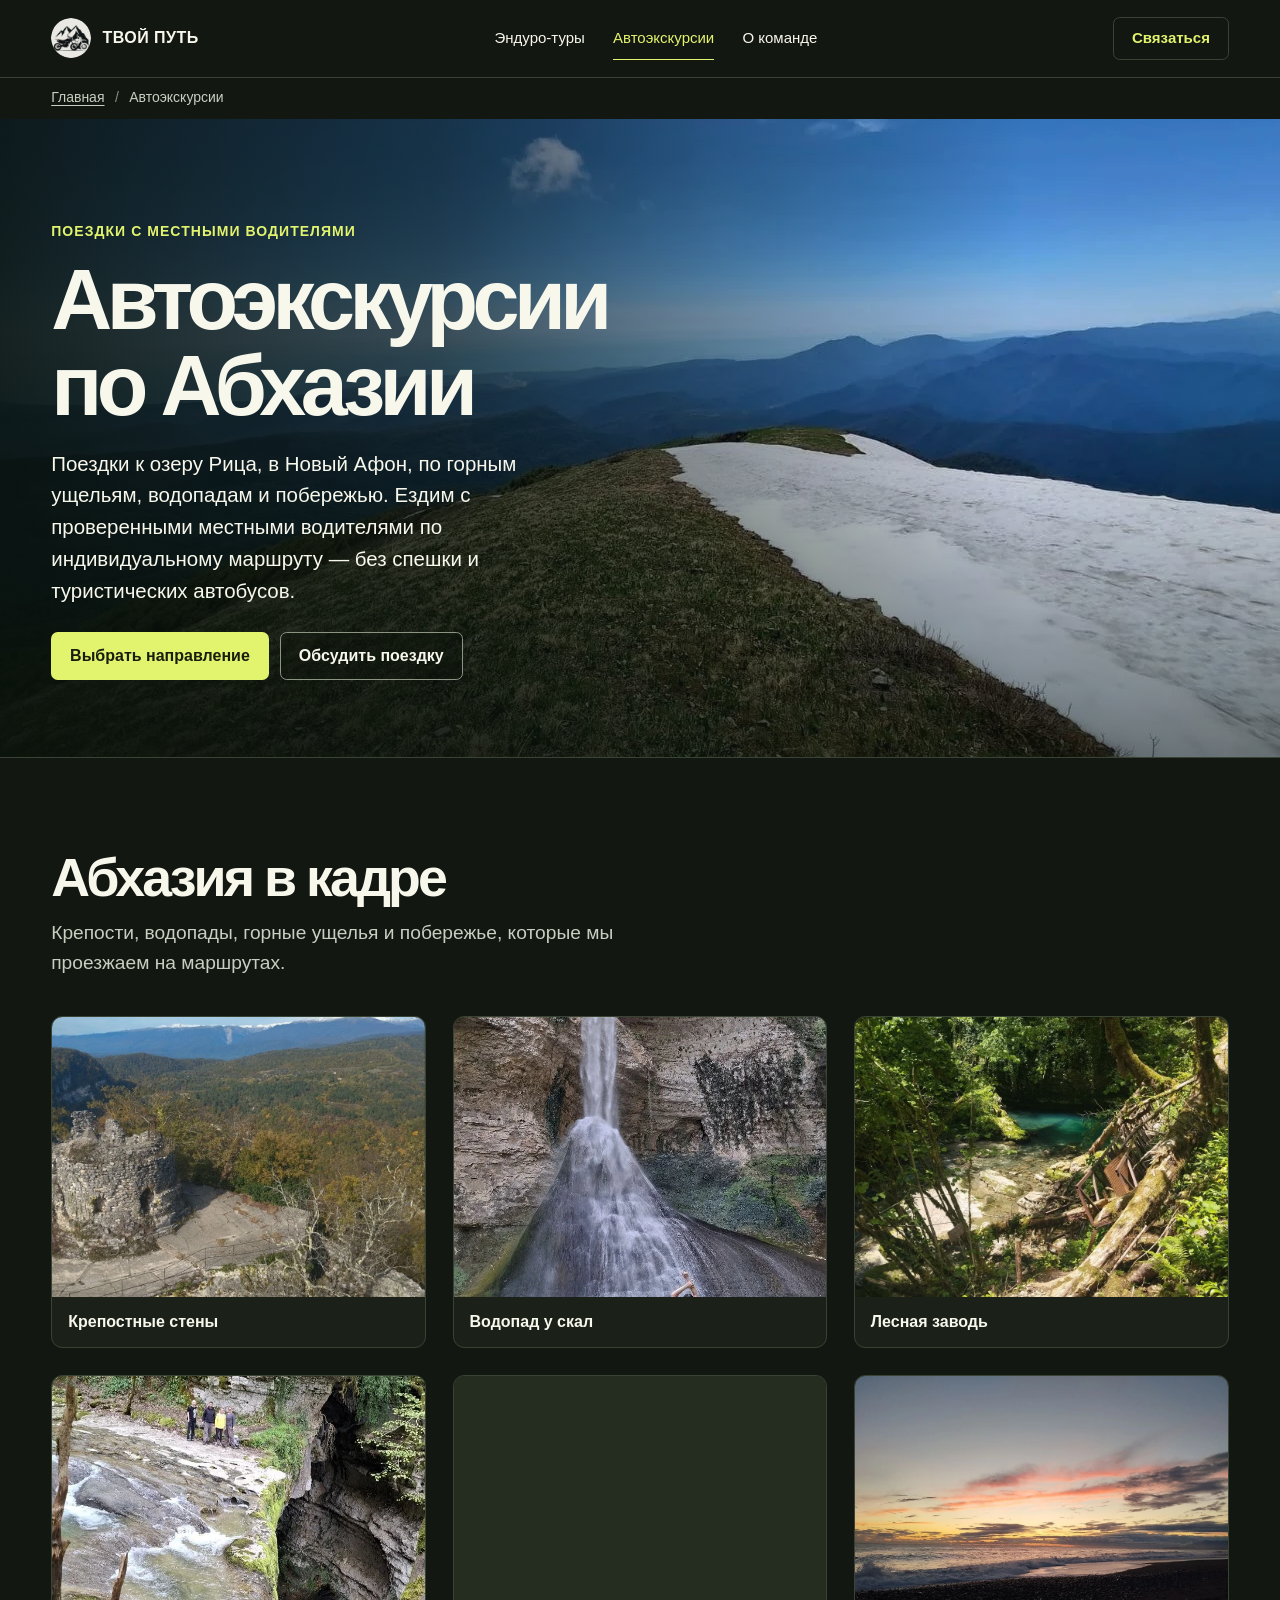
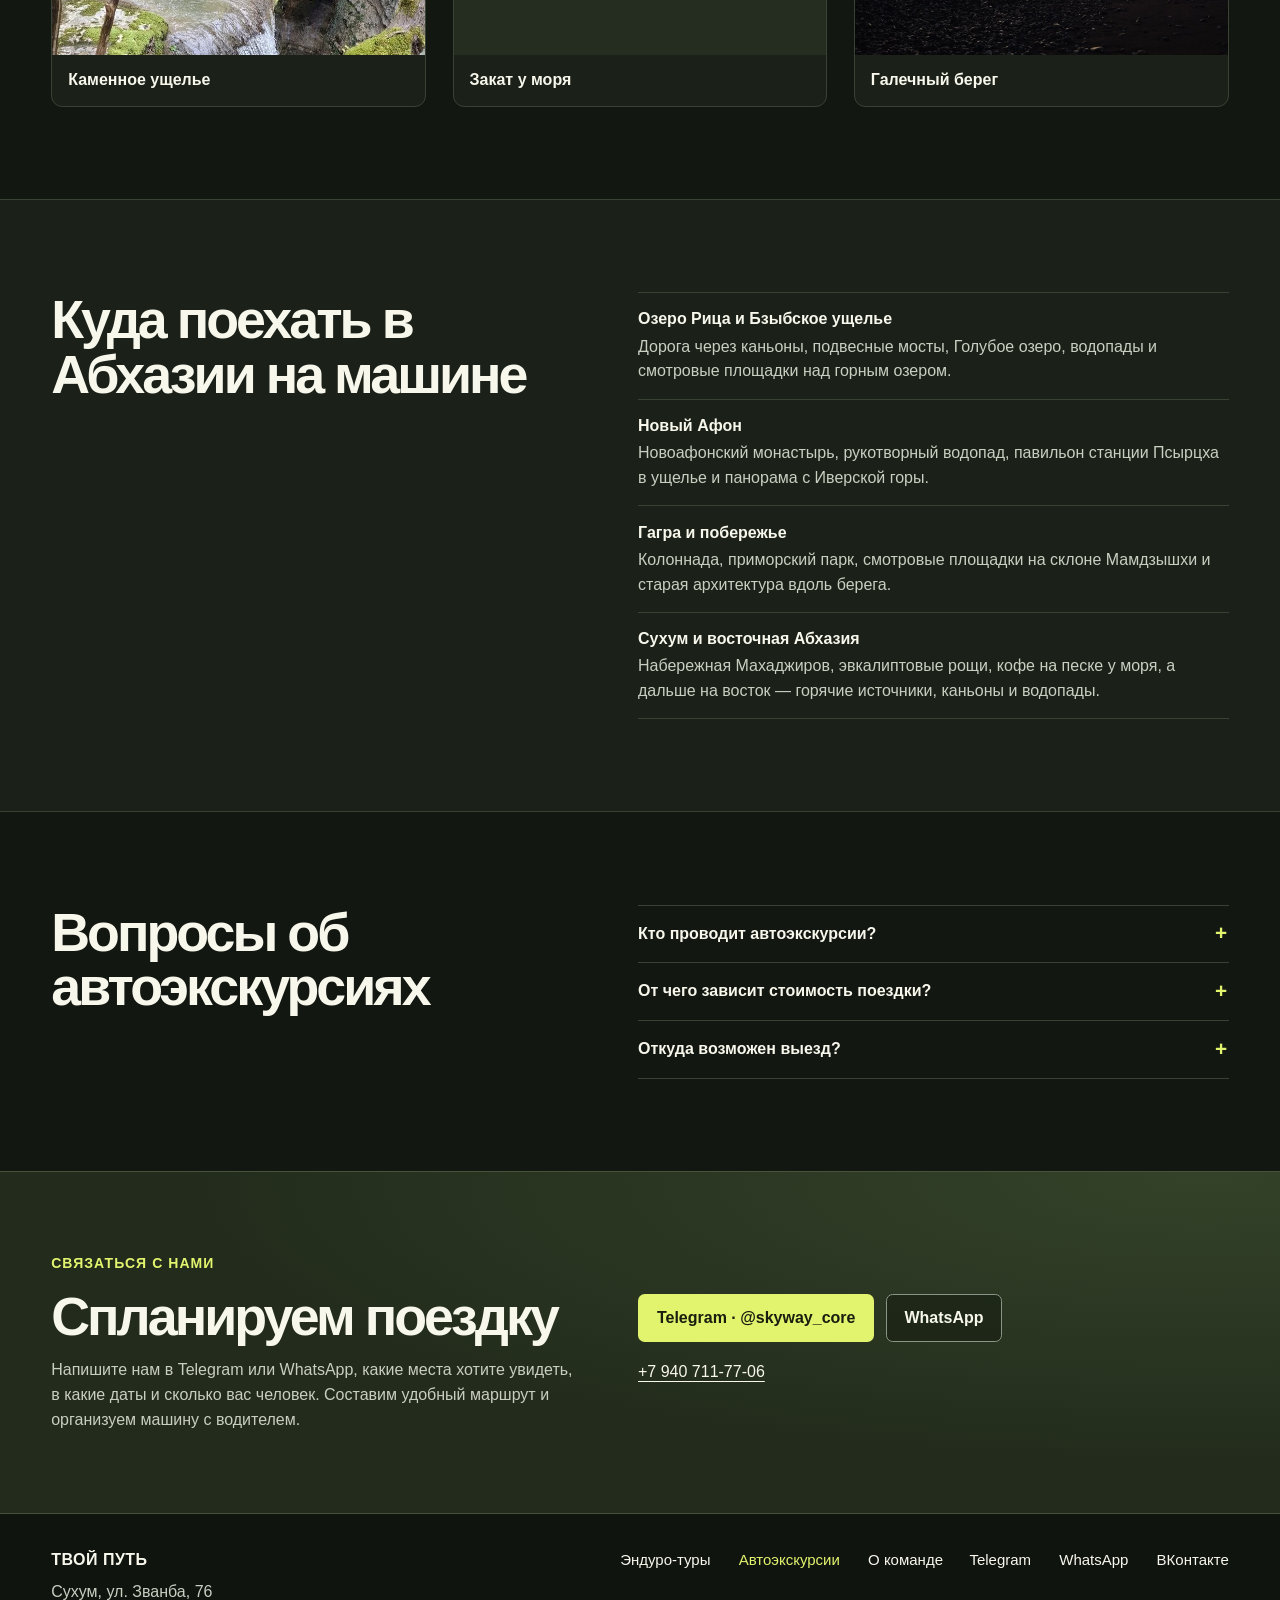
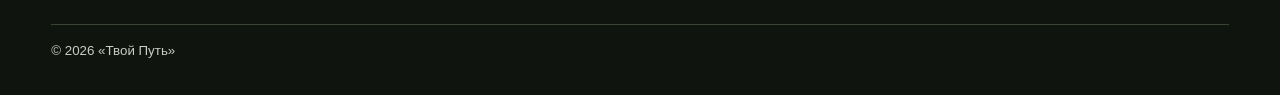
<file: excursions/index.html>
<!doctype html>
<html lang="ru">
<head>
  <meta charset="utf-8">
  <meta name="viewport" content="width=device-width, initial-scale=1">
  <meta name="theme-color" content="#131611">
  <title>Автоэкскурсии по Абхазии — Рица, Новый Афон, Гагра и Сухум</title>
  <meta name="description" content="Индивидуальные автоэкскурсии по Абхазии с местными водителями: озеро Рица, Новый Афон, Гагра, Сухум и горные ущелья. Маршрут и остановки без спешки под ваш запрос.">
  <meta name="robots" content="max-image-preview:large">

  <link rel="canonical" href="https://moto-abh.ru/excursions/">
  <meta property="og:type" content="website">
  <meta property="og:locale" content="ru_RU">
  <meta property="og:site_name" content="Твой Путь">
  <meta property="og:title" content="Автоэкскурсии по Абхазии">
  <meta property="og:description" content="Индивидуальные поездки по Абхазии на машине с местными водителями. Озеро Рица, Новый Афон, ущелья и побережье без спешки и толп туристов.">
  <meta property="og:url" content="https://moto-abh.ru/excursions/">
  <meta property="og:image" content="https://moto-abh.ru/assets/img/share/auto-abhazia.jpg">
  <meta property="og:image:type" content="image/jpeg">
  <meta property="og:image:width" content="1200">
  <meta property="og:image:height" content="630">
  <meta property="og:image:alt" content="Хребет с полосой снега и логотип «Твой Путь». Автоэкскурсии по Абхазии.">
  <meta name="twitter:card" content="summary_large_image">
  <meta name="twitter:title" content="Автоэкскурсии по Абхазии">
  <meta name="twitter:description" content="Индивидуальные поездки по Абхазии на машине с местными водителями. Озеро Рица, Новый Афон, ущелья и побережье без спешки и толп туристов.">
  <meta name="twitter:image" content="https://moto-abh.ru/assets/img/share/auto-abhazia.jpg">
  <meta name="twitter:image:alt" content="Хребет с полосой снега и логотип «Твой Путь». Автоэкскурсии по Абхазии.">
  <link rel="icon" href="/favicon.ico">
  <link rel="stylesheet" href="/assets/css/site.css">
  <script src="/assets/js/metrics.js" defer></script>
  <script src="/assets/js/gallery.js" defer></script>

  <script type="application/ld+json">
{
  "@context": "https://schema.org",
  "@graph": [
    {
      "@type": "WebPage",
      "@id": "https://moto-abh.ru/excursions/#webpage",
      "url": "https://moto-abh.ru/excursions/",
      "name": "Автоэкскурсии по Абхазии — Рица, Новый Афон, Гагра и Сухум",
      "description": "Индивидуальные автоэкскурсии по Абхазии с местными водителями: озеро Рица, Новый Афон, Гагра, Сухум и горные ущелья. Маршрут и остановки без спешки под ваш запрос.",
      "inLanguage": "ru",
      "isPartOf": {
        "@id": "https://moto-abh.ru/#website"
      },
      "primaryImageOfPage": {
        "@type": "ImageObject",
        "contentUrl": "https://moto-abh.ru/assets/img/excursions/ridge.webp"
      },
      "breadcrumb": {
        "@id": "https://moto-abh.ru/excursions/#breadcrumbs"
      },
      "mainEntity": {
        "@id": "https://moto-abh.ru/excursions/#service"
      }
    },
    {
      "@type": "BreadcrumbList",
      "@id": "https://moto-abh.ru/excursions/#breadcrumbs",
      "itemListElement": [
        {
          "@type": "ListItem",
          "position": 1,
          "name": "Главная",
          "item": "https://moto-abh.ru/"
        },
        {
          "@type": "ListItem",
          "position": 2,
          "name": "Автоэкскурсии",
          "item": "https://moto-abh.ru/excursions/"
        }
      ]
    },
    {
      "@type": "Service",
      "@id": "https://moto-abh.ru/excursions/#service",
      "url": "https://moto-abh.ru/excursions/",
      "name": "Индивидуальные автоэкскурсии по Абхазии",
      "description": "Индивидуальные автоэкскурсии по Абхазии с местными водителями: озеро Рица, Новый Афон, Гагра, Сухум и горные ущелья. Маршрут и остановки без спешки под ваш запрос.",
      "areaServed": "Абхазия",
      "provider": {
        "@type": "LocalBusiness",
        "@id": "https://moto-abh.ru/#team",
        "name": "Твой Путь",
        "url": "https://moto-abh.ru/"
      }
    }
  ]
}
  </script>
</head>
<body>
<a class="skip" href="#main">К содержанию</a>
<header class="header">
  <div class="wrap header-layout">
    <a class="brand" href="/" aria-label="Твой Путь, главная">
      <img src="/assets/img/logo.png" width="40" height="40" alt="">
      <span>ТВОЙ ПУТЬ</span>
    </a>
    <nav aria-label="Основная навигация"><a href="/enduro/">Эндуро-туры</a><a href="/excursions/" aria-current="page">Автоэкскурсии</a><a href="/about/">О команде</a></nav>
    <a class="header-contact button" href="#contact">Связаться</a>
  </div>
</header>
<main id="main" tabindex="-1">
<nav class="wrap breadcrumbs" aria-label="Хлебные крошки"><a href="/">Главная</a><span aria-hidden="true">/</span><span aria-current="page">Автоэкскурсии</span></nav>
<section class="scenic-hero" aria-labelledby="excursions-title">
  <img src="/assets/img/excursions/ridge.webp" width="1280" height="720" alt="Горная гряда со снежником и видом на дальние хребты" fetchpriority="high" srcset="/assets/img/excursions/ridge-small.webp 800w, /assets/img/excursions/ridge.webp 1280w" sizes="100vw">
  <div class="wrap scenic-copy">
    <p class="eyebrow">Поездки с местными водителями</p>
    <h1 id="excursions-title">Автоэкскурсии <br>по Абхазии</h1>
    <p class="intro">Поездки к озеру Рица, в Новый Афон, по горным ущельям, водопадам и побережью. Ездим с проверенными местными водителями по индивидуальному маршруту — без спешки и туристических автобусов.</p>
    <div class="actions">
      <a class="button button-primary" href="#destinations">Выбрать направление</a>
      <a class="button button-outline" href="#contact">Обсудить поездку</a>
    </div>
  </div>
</section>
<section class="wrap section" id="places">
  <div class="section-heading"><h2>Абхазия в кадре</h2><p class="section-lead">Крепости, водопады, горные ущелья и побережье, которые мы проезжаем на маршрутах.</p></div>
  <div class="destinations scenic-gallery" data-gallery>
    <figure class="destination">
      <a class="media-frame" href="/assets/img/excursions/fortress.webp" aria-label="Открыть фото: Крепостные стены">
        <img src="/assets/img/excursions/fortress.webp" width="964" height="1280" alt="Каменная арка и стены крепости над лесистым склоном" loading="lazy" decoding="async">
      </a>
      <figcaption class="destination-copy">Крепостные стены</figcaption>
    </figure>
    <figure class="destination">
      <a class="media-frame" href="/assets/img/excursions/waterfall.webp" aria-label="Открыть фото: Водопад у скал">
        <img src="/assets/img/excursions/waterfall.webp" width="720" height="1280" alt="Высокий водопад у скальной стены" loading="lazy" decoding="async">
      </a>
      <figcaption class="destination-copy">Водопад у скал</figcaption>
    </figure>
    <figure class="destination">
      <a class="media-frame" href="/assets/img/excursions/forest-pool.webp" aria-label="Открыть фото: Лесная заводь">
        <img src="/assets/img/excursions/forest-pool.webp" width="964" height="1280" alt="Бирюзовая вода среди деревьев и мшистых камней" loading="lazy" decoding="async">
      </a>
      <figcaption class="destination-copy">Лесная заводь</figcaption>
    </figure>
    <figure class="destination">
      <a class="media-frame" href="/assets/img/excursions/canyon.webp" aria-label="Открыть фото: Каменное ущелье">
        <img src="/assets/img/excursions/canyon.webp" width="720" height="1280" alt="Каскад воды в узком каменном ущелье" loading="lazy" decoding="async">
      </a>
      <figcaption class="destination-copy">Каменное ущелье</figcaption>
    </figure>
    <figure class="destination">
      <a class="media-frame" href="/assets/img/excursions/sunset.webp" aria-label="Открыть фото: Закат у моря">
        <img src="/assets/img/excursions/sunset.webp" width="1280" height="964" alt="Розовый закат над морем и тёмная полоса пляжа" loading="lazy" decoding="async">
      </a>
      <figcaption class="destination-copy">Закат у моря</figcaption>
    </figure>
    <figure class="destination">
      <a class="media-frame" href="/assets/img/excursions/coast.webp" aria-label="Открыть фото: Галечный берег">
        <img src="/assets/img/excursions/coast.webp" width="1280" height="964" alt="Волны на галечном берегу под вечерним небом" loading="lazy" decoding="async">
      </a>
      <figcaption class="destination-copy">Галечный берег</figcaption>
    </figure>
  </div>
  <dialog class="lightbox" aria-label="Просмотр фотографии">
    <div class="lightbox-toolbar">
      <span class="lightbox-count" aria-live="polite"></span>
      <form method="dialog"><button class="media-button" type="submit" autofocus>Закрыть</button></form>
    </div>
    <div class="lightbox-photo"><img src="[data-uri]" alt="" hidden></div>
    <div class="lightbox-bottom">
      <p class="lightbox-caption" aria-live="polite"></p>
      <div class="media-controls">
        <button class="media-button" type="button" data-gallery-step="-1" aria-label="Предыдущее фото">‹</button>
        <button class="media-button" type="button" data-gallery-step="1" aria-label="Следующее фото">›</button>
      </div>
    </div>
  </dialog>
</section>
<section class="secondary">
  <div class="wrap section planning" id="destinations">
    <div><h2>Куда поехать в Абхазии на машине</h2></div>
    <ul class="planning-list">
      <li><strong>Озеро Рица и Бзыбское ущелье</strong><span>Дорога через каньоны, подвесные мосты, Голубое озеро, водопады и смотровые площадки над горным озером.</span></li>
      <li><strong>Новый Афон</strong><span>Новоафонский монастырь, рукотворный водопад, павильон станции Псырцха в ущелье и панорама с Иверской горы.</span></li>
      <li><strong>Гагра и побережье</strong><span>Колоннада, приморский парк, смотровые площадки на склоне Мамдзышхи и старая архитектура вдоль берега.</span></li>
      <li><strong>Сухум и восточная Абхазия</strong><span>Набережная Махаджиров, эвкалиптовые рощи, кофе на песке у моря, а дальше на восток — горячие источники, каньоны и водопады.</span></li>
    </ul>
  </div>
</section>
<section class="wrap section faq" aria-labelledby="faq-title">
  <h2 id="faq-title">Вопросы об автоэкскурсиях</h2>
  <div class="faq-list">
      <details><summary>Кто проводит автоэкскурсии?</summary><p>Поездки проводят опытные местные водители, которых мы хорошо знаем лично. Они отлично ориентируются на горных дорогах, знают историю мест и покажут точки, куда не возят большие экскурсионные группы.</p></details>
      <details><summary>От чего зависит стоимость поездки?</summary><p>Цена зависит от выбранного направления, длительности маршрута и города выезда. Напишите нам, откуда вас забрать, сколько человек поедет и какие места хотите посмотреть — заранее назовём точную стоимость поездки и подскажем по входным билетам на локации.</p></details>
      <details><summary>Откуда возможен выезд?</summary><p>Базируемся в Сухуме, но забрать вас можем и из других городов Абхазии — Нового Афона, Гудауты или Гагры. Укажите ваш адрес при обращении, и мы согласуем время подачи машины.</p></details>
  </div>
</section>
<section class="contact" id="contact" aria-labelledby="contact-title">
  <div class="wrap contact-layout">
    <div><p class="eyebrow">Связаться с нами</p><h2 id="contact-title">Спланируем поездку</h2><p>Напишите нам в Telegram или WhatsApp, какие места хотите увидеть, в какие даты и сколько вас человек. Составим удобный маршрут и организуем машину с водителем.</p></div>
    <div><div class="actions">
      <a class="button button-primary" href="https://t.me/skyway_core">Telegram · @skyway_core</a>
      <a class="button button-outline" href="https://wa.me/79407117706?text=%D0%97%D0%B4%D1%80%D0%B0%D0%B2%D1%81%D1%82%D0%B2%D1%83%D0%B9%D1%82%D0%B5%21%20%D0%98%D0%BD%D1%82%D0%B5%D1%80%D0%B5%D1%81%D1%83%D1%8E%D1%81%D1%8C%20%D0%B0%D0%B2%D1%82%D0%BE%D1%8D%D0%BA%D1%81%D0%BA%D1%83%D1%80%D1%81%D0%B8%D0%B5%D0%B9.">WhatsApp</a>
    </div><a class="contact-phone" href="tel:+79407117706">+7 940 711-77-06</a></div>
  </div>
</section>
</main>
<footer class="footer">
  <div class="wrap footer-layout">
    <div><a class="brand" href="/">ТВОЙ ПУТЬ</a><p>Сухум, ул. Званба, 76</p></div>
    <nav aria-label="Разделы сайта"><a href="/enduro/">Эндуро-туры</a><a href="/excursions/" aria-current="page">Автоэкскурсии</a><a href="/about/">О команде</a></nav>
    <div class="footer-social"><a href="https://t.me/skyway_core">Telegram</a><a href="https://wa.me/79407117706">WhatsApp</a><a href="https://vk.com/abhaz_enduro">ВКонтакте</a></div>
    <small>© 2026 «Твой Путь»</small>
  </div>
</footer>
</body>
</html>
</file>
<file: assets/css/site.css>
:root {
  color-scheme: dark;
  --bg: #131711;
  --panel: #1b2119;
  --raised: #252d21;
  --line: #394333;
  --ink: #f7f7ec;
  --muted: #c8cfc1;
  --accent: #e2f36e;
  --accent-hover: #efff9e;
  --wrap: 76rem;
  --gutter: clamp(1rem, 4vw, 3.25rem);
  --radius: .7rem;
  font-family: "Trebuchet MS", Arial, sans-serif;
  line-height: 1.55;
}

* { box-sizing: border-box; }
html { scroll-behavior: smooth; }
body { margin: 0; background: var(--bg); color: var(--ink); }
a { color: inherit; text-underline-offset: .22em; }
img { display: block; max-width: 100%; height: auto; }
figure, h1, h2, h3, p { margin: 0; }
p { color: var(--muted); }
h1, h2, h3 { font-family: Arial, sans-serif; text-wrap: balance; line-height: 1.02; }
h1 { font-size: clamp(2.6rem, 6.6vw, 6.25rem); letter-spacing: -.066em; }
h2 { font-size: clamp(2rem, 4.2vw, 3.8rem); letter-spacing: -.055em; }
h3 { font-size: clamp(1.45rem, 2.8vw, 2.35rem); letter-spacing: -.045em; }
:focus-visible { outline: 2px solid var(--accent); outline-offset: 4px; }
[hidden] { display: none !important; }
[id] { scroll-margin-top: 1.25rem; }
.wrap { width: min(var(--wrap), calc(100% - 2 * var(--gutter))); margin-inline: auto; }
.section { padding-block: clamp(3.25rem, 7.2vw, 6.5rem); }

.breadcrumbs { display: flex; align-items: center; gap: .65rem; padding-block: .6rem; font-size: .875rem; color: var(--muted); }
.breadcrumbs a:hover { color: var(--accent); }
.breadcrumbs [aria-hidden] { color: #87937b; }

.section-heading { margin-bottom: clamp(1.4rem, 3vw, 2.5rem); }
.section-lead { max-width: 37rem; margin-top: .85rem; font-size: clamp(1rem, 1.7vw, 1.2rem); }
.eyebrow, .category { color: var(--accent); font-weight: 700; font-size: .875rem; letter-spacing: .075em; }
.eyebrow { text-transform: uppercase; margin-bottom: .9rem; }
.category { margin-bottom: .6rem; }

.skip { position: fixed; left: 1rem; top: 1rem; z-index: 5; padding: .75rem; transform: translateY(-200%); background: var(--bg); }
.skip:focus { transform: none; }
.header { background: var(--bg); border-bottom: 1px solid var(--line); }
.header-layout { min-height: 4.8rem; display: flex; justify-content: space-between; align-items: center; gap: 1.35rem; }
.brand { display: inline-flex; align-items: center; gap: .7rem; font-family: Arial, sans-serif; font-weight: 900; letter-spacing: .03em; text-decoration: none; white-space: nowrap; }
.brand img { border-radius: 50%; }
.header nav, .footer nav, .footer-social { display: flex; flex-wrap: wrap; align-items: center; gap: .35rem clamp(.7rem, 2.2vw, 2rem); }
.header nav a, .footer a:not(.brand) { text-decoration: none; font-size: .9375rem; }
.header nav a {
  padding: .6rem 0;
  border-bottom: 1px solid transparent;
  transition: color 150ms ease, border-color 150ms ease;
}
.header a:hover, .footer a:hover, a[aria-current="page"] { color: var(--accent); }
.header nav a[aria-current="page"] { border-color: var(--accent); }
.header-contact { color: var(--accent); border-color: var(--line); font-size: .9375rem; }
.header-contact:hover { border-color: var(--accent); }

.actions { display: flex; flex-wrap: wrap; gap: .7rem; }
.button {
  display: inline-flex;
  min-height: 3rem;
  align-items: center;
  justify-content: center;
  padding: .72rem 1.12rem;
  border: 1px solid transparent;
  border-radius: .42rem;
  text-decoration: none;
  font-weight: 700;
  line-height: 1.25;
  transition: background-color 180ms ease, border-color 180ms ease, color 180ms ease;
}
.button.header-contact { min-height: 2.65rem; border-color: var(--line); }
.button.header-contact:hover { border-color: var(--accent); }
.button-primary { background: var(--accent); color: #181d0e; }
.button-primary:hover { background: var(--accent-hover); }
.button-outline { color: var(--ink); border-color: #8a9683; background: rgb(14 20 13 / 45%); }
.button-outline:hover { border-color: var(--accent); color: var(--accent); }
.text-link { display: inline-block; color: var(--accent); font-weight: 700; }
.text-link:hover { color: var(--accent-hover); }
.section-link { margin-top: 1.4rem; }
.intro { max-width: 35rem; color: var(--ink); font-size: clamp(1.0625rem, 2vw, 1.28rem); margin-block: 1.15rem 1.6rem; }

.home-hero { padding-top: clamp(.85rem, 2.6vw, 2.1rem); }
.home-hero-frame, .scenic-hero {
  display: grid;
  position: relative;
  isolation: isolate;
  overflow: hidden;
  align-items: end;
  background: #243122;
}
.home-hero-frame {
  min-height: clamp(31rem, 68svh, 42rem);
  border-radius: var(--radius);
  border: 1px solid #505a46;
}
.hero-scenes { touch-action: pan-y; }
.hero-scenes, .hero-scene, .scenic-hero > img { position: absolute; inset: 0; width: 100%; height: 100%; }
.hero-scenes, .scenic-hero > img { z-index: -2; }
.hero-scene, .scenic-hero > img { object-fit: cover; }
.hero-scene {
  object-position: 60% 53%;
  opacity: 0;
  transition: opacity 380ms ease;
}
.hero-scene.is-active { opacity: 1; }
.home-hero-frame::before, .scenic-hero::before {
  content: "";
  position: absolute;
  inset: 0;
  z-index: -1;
  background:
    linear-gradient(90deg, rgb(10 14 9 / 90%) 0%, rgb(10 14 9 / 68%) 31%, transparent 78%),
    linear-gradient(0deg, rgb(10 14 9 / 76%) 0%, transparent 48%);
}
.home-hero-content { padding: clamp(1.5rem, 5vw, 5rem); }
.home-hero-content .intro { max-width: 29rem; }
.hero-picker {
  position: absolute;
  right: clamp(1rem, 2.7vw, 2rem);
  bottom: clamp(1rem, 2.7vw, 2rem);
  display: flex;
  flex-wrap: wrap;
  gap: .65rem;
  align-items: center;
  justify-content: end;
}
.hero-picker p, .feature-photo figcaption {
  color: var(--ink);
  background: rgb(9 15 10 / 82%);
  border-radius: .35rem;
  padding: .4rem .65rem;
  font-size: .875rem;
}
.media-controls { display: flex; gap: .4rem; align-items: center; flex-shrink: 0; }
.media-button {
  min-width: 2.75rem;
  min-height: 2.75rem;
  border: 1px solid #728068;
  border-radius: .42rem;
  background: rgb(16 23 15 / 90%);
  color: var(--ink);
  font: inherit;
  font-weight: 700;
  cursor: pointer;
  padding: .4rem .65rem;
}
.media-button:hover { color: var(--accent); border-color: var(--accent); }
.media-controls .media-button { font-size: 1.6rem; line-height: 1; }

.media-frame { display: block; position: relative; overflow: hidden; background: var(--raised); }
.media-frame img { width: 100%; height: 100%; object-fit: cover; }
.trip-grid, .team-grid, .destinations { display: grid; grid-template-columns: repeat(2, minmax(0, 1fr)); gap: clamp(1rem, 2.3vw, 1.65rem); }
.trip, .person, .destination {
  overflow: hidden;
  background: var(--panel);
  border: 1px solid var(--line);
  border-radius: var(--radius);
  transition: border-color 190ms ease;
}
.trip:hover, .trip:focus-within, .person:hover, .destination:hover, .destination:focus-within { border-color: #67745d; }
.trip .media-frame { aspect-ratio: 16 / 9; }
.trip-copy, .person-copy, .destination-copy { padding: clamp(1rem, 2.55vw, 1.85rem); }
.trip h3, .person h3, .destination h3 { margin-bottom: .65rem; }
.trip .text-link { margin-top: .9rem; }
.trip:target { border-color: var(--accent); }

.feature { display: grid; grid-template-columns: minmax(0, 1fr) minmax(0, 1.3fr); background: var(--panel); border: 1px solid var(--line); border-radius: var(--radius); overflow: hidden; }
.feature-copy { padding: clamp(1.3rem, 4vw, 3.25rem); align-self: center; }
.feature-copy p:not(.eyebrow) { margin-block: .85rem 1.3rem; }
.feature-photo img { min-height: 19rem; }
.feature-photo figcaption { position: absolute; bottom: .8rem; right: .8rem; }
.feature-photo a { text-decoration: none; }
.feature-photo a:hover { text-decoration: underline; }

.gallery-grid {
  display: grid;
  grid-template-columns: repeat(4, minmax(0, 1fr));
  grid-auto-rows: clamp(6.5rem, 14vw, 11.25rem);
  gap: clamp(.4rem, 1vw, .8rem);
}
.gallery-grid a { display: block; overflow: hidden; border-radius: .45rem; }
.gallery-grid a:focus-visible, .destination .media-frame:focus-visible { outline-offset: -4px; }
.gallery-grid a:first-child { grid-area: span 2 / span 2; }
.gallery-grid a:nth-last-child(-n + 2) { grid-column: span 2; }
.gallery-grid img { width: 100%; height: 100%; object-fit: cover; }
.trip .media-frame img, .gallery-grid img, .destination img { transition: transform 300ms ease; }

@media (hover: hover) {
  .trip:hover img, .gallery-grid a:hover img, .destination .media-frame:hover img { transform: scale(1.045); }
}

.lightbox {
  width: min(93vw, 72rem);
  max-width: none;
  max-height: 94dvh;
  margin: auto;
  padding: .8rem;
  color: var(--ink);
  background: var(--bg);
  border: 1px solid var(--line);
  border-radius: var(--radius);
}
.lightbox::backdrop { background: rgb(0 0 0 / 87%); }
.lightbox-toolbar, .lightbox-bottom { display: flex; align-items: center; justify-content: space-between; gap: .65rem; }
.lightbox-toolbar { margin-bottom: .65rem; }
.lightbox-bottom { margin-top: .65rem; }
.lightbox-photo { background: #0e110d; border-radius: .4rem; overflow: hidden; touch-action: pan-y; }
.lightbox img { width: 100%; max-height: 70dvh; object-fit: contain; }
.lightbox-caption { font-size: .9375rem; }

.split-hero {
  display: grid;
  grid-template-columns: minmax(0, 1fr) minmax(0, 1.14fr);
  gap: clamp(1.15rem, 4.2vw, 4.2rem);
  align-items: center;
  padding-block: clamp(1.6rem, 5.7vw, 4.6rem);
  border-bottom: 1px solid var(--line);
}
.split-hero h1 { font-size: clamp(2.65rem, 5.5vw, 5.3rem); }
.split-photo { border-radius: var(--radius); aspect-ratio: 1.35; }
.split-photo img { object-position: 35% center; }
.team-hero .split-photo img { object-position: 60% center; }

.secondary { background: var(--panel); border-block: 1px solid var(--line); }
.riding-plan, .planning, .contact-layout, .faq { display: grid; grid-template-columns: minmax(0, 1fr) minmax(0, 1.13fr); gap: clamp(1.4rem, 5vw, 5rem); }
.riding-plan, .contact-layout { align-items: center; }
.plan-photo { border-radius: var(--radius); aspect-ratio: 1.28; }
.plan-photo img { object-position: 58% center; }
.steps {
  display: grid;
  gap: 1.1rem;
  margin: 1.5rem 0 0;
  padding-inline-start: 1.4rem;
}
.steps li { padding-inline-start: .25rem; }
.steps li::marker { color: var(--accent); font-weight: 700; }
.steps h3 { font-size: 1.2rem; letter-spacing: -.02em; margin-bottom: .3rem; }

.scenic-hero {
  min-height: clamp(32rem, 71svh, 43rem);
  padding-block: clamp(3rem, 6vw, 5.4rem);
  border-bottom: 1px solid var(--line);
}
.scenic-hero > img { object-position: 58% 56%; }
.scenic-hero::before {
  background: linear-gradient(90deg, rgb(9 17 11 / 89%) 0%, rgb(9 17 11 / 65%) 34%, transparent 80%),
              linear-gradient(0deg, rgb(9 17 11 / 55%), transparent 55%);
}
.scenic-copy h1 { font-size: clamp(2.7rem, 6.6vw, 6.1rem); }
.scenic-copy .intro { max-width: 32rem; }
.destination .media-frame { aspect-ratio: 1.95; }
.scenic-gallery .media-frame { aspect-ratio: 4 / 3; }
.scenic-gallery .destination-copy { padding: .8rem 1rem; font-weight: 700; }
@media (min-width: 56rem) {
  .scenic-gallery { grid-template-columns: repeat(3, minmax(0, 1fr)); }
}
.planning-list { list-style: none; padding: 0; margin: 0; border-top: 1px solid var(--line); }
.planning-list li { padding: .9rem 0; display: grid; gap: .15rem; border-bottom: 1px solid var(--line); }
.planning-list span { color: var(--muted); }
.faq details { border-bottom: 1px solid var(--line); }
.faq details:first-child { border-top: 1px solid var(--line); }
.faq summary { cursor: pointer; padding: 1rem 1.9rem 1rem 0; position: relative; list-style: none; font-weight: 700; }
.faq summary::-webkit-details-marker { display: none; }
.faq summary::after { content: "+"; position: absolute; right: .1rem; top: .72rem; color: var(--accent); font-size: 1.3rem; }
.faq details[open] summary::after { content: "−"; }
.faq details p { padding-bottom: 1rem; }
.person { display: grid; grid-template-columns: minmax(8rem, .9fr) minmax(0, 1fr); align-items: stretch; }
.person .media-frame { min-height: 13rem; }
.person-copy { align-self: center; }
.person .media-frame img { object-position: center 42%; }
.person:last-child .media-frame img { object-position: center 75%; }

.contact {
  background: radial-gradient(ellipse at 94% 2%, #344229, transparent 60%), #232c1c;
  border-block: 1px solid #46523a;
}
.contact-layout { padding-block: clamp(3rem, 6.3vw, 5.4rem); }
.contact h2 + p { max-width: 36rem; margin-top: .9rem; }
.contact-phone { display: inline-block; margin-top: .75rem; padding-block: .4rem; }
.footer { background: #10140f; }
.footer-layout { display: grid; grid-template-columns: 1fr auto auto; align-items: start; gap: 1.2rem 1.65rem; padding-block: 2.1rem; }
.footer p { margin-top: .45rem; }
.footer small { grid-column: 1 / -1; color: var(--muted); border-top: 1px solid var(--line); padding-top: 1rem; }
.error-page { min-height: 55vh; }
.error-page h1 { font-size: clamp(2.25rem, 7vw, 5rem); }
.error-page h1 + p { margin-block: .85rem 1.5rem; }

@media (max-width: 58rem) {
  .footer-layout { grid-template-columns: 1fr 1fr; }
  .split-hero { grid-template-columns: minmax(0, 1fr) minmax(0, 1fr); }
  .split-photo { aspect-ratio: 1.1; }
  .person { display: block; }
  .person .media-frame { min-height: 0; aspect-ratio: 1.25; }
}

@media (max-width: 48rem) {
  h1, .split-hero h1, .home-hero-content h1, .scenic-copy h1 {
    font-size: clamp(1.85rem, 7.8vw, 2.85rem);
    line-height: 1.04;
    letter-spacing: -.045em;
  }
  h2 { font-size: clamp(1.6rem, 5.8vw, 2.35rem); }
  h3 { font-size: clamp(1.28rem, 4.6vw, 1.75rem); }
  .eyebrow { margin-bottom: .55rem; font-size: .8rem; }
  .intro, .home-hero-content .intro, .scenic-copy .intro {
    max-width: none;
    font-size: clamp(.975rem, 2.6vw, 1.1rem);
    margin-block: .7rem 1.1rem;
  }
  .section { padding-block: clamp(2.25rem, 6vw, 3.5rem); }

  .header-layout {
    display: grid;
    grid-template-columns: 1fr auto;
    gap: .45rem .65rem;
    min-height: auto;
    padding-block: .6rem 0;
  }
  .header .brand img { width: 2rem; height: 2rem; }
  .button.header-contact { min-height: 2.4rem; padding: .45rem .9rem; font-size: .875rem; }
  .header nav {
    grid-row: 2;
    grid-column: 1 / -1;
    justify-content: space-between;
    gap: .15rem .5rem;
    border-top: 1px solid rgb(255 255 255 / 8%);
  }
  .header nav a { display: flex; align-items: center; min-height: 2.55rem; padding: .45rem 0; font-size: .875rem; }

  .home-hero { padding-top: .75rem; }
  .home-hero-frame {
    grid-template-rows: auto auto;
    min-height: 0;
    background: var(--panel);
    border-color: var(--line);
  }
  .home-hero-frame::before { content: none; }
  .hero-scenes {
    grid-row: 1;
    grid-column: 1;
    position: relative;
    inset: auto;
    z-index: 0;
    aspect-ratio: 16 / 10;
    overflow: hidden;
  }
  .hero-scenes::after, .split-photo::after, .feature-photo::after {
    content: "";
    position: absolute;
    inset: 0;
    z-index: 1;
    pointer-events: none;
    background: linear-gradient(180deg, transparent 54%, rgb(19 24 17 / 68%) 80%, var(--panel) 100%);
  }
  .hero-scene:nth-child(1) { object-position: center 52%; }
  .hero-scene:nth-child(2) { object-position: 38% 55%; }
  .hero-scene:nth-child(3) { object-position: center 45%; }
  .hero-picker {
    grid-row: 1;
    grid-column: 1;
    position: relative;
    inset: auto;
    z-index: 2;
    align-self: end;
    justify-self: stretch;
    justify-content: space-between;
    gap: .5rem;
    padding: .65rem .9rem;
  }
  .hero-picker p {
    background: rgb(11 16 10 / 74%);
    backdrop-filter: blur(6px);
    -webkit-backdrop-filter: blur(6px);
    border: 1px solid rgb(255 255 255 / 12%);
    padding: .3rem .58rem;
    font-size: .78rem;
  }
  .hero-picker .media-button {
    min-width: 2.35rem;
    min-height: 2.35rem;
    background: rgb(11 16 10 / 78%);
    backdrop-filter: blur(6px);
    -webkit-backdrop-filter: blur(6px);
    font-size: 1.35rem;
    padding: .2rem .5rem;
  }
  .home-hero-content { grid-row: 2; grid-column: 1; padding: .95rem 1.15rem 1.3rem; }

  .scenic-hero {
    width: min(var(--wrap), calc(100% - 2 * var(--gutter)));
    margin-inline: auto;
    margin-top: .2rem;
    border: 1px solid var(--line);
    border-radius: var(--radius);
    background: var(--panel);
    padding-block: 0;
    min-height: 0;
    grid-template-rows: auto auto;
    overflow: hidden;
  }
  .scenic-hero > img {
    grid-row: 1;
    grid-column: 1;
    position: relative;
    inset: auto;
    z-index: 0;
    width: 100%;
    height: auto;
    aspect-ratio: 16 / 10;
    object-position: center 62%;
  }
  .scenic-hero::before {
    grid-row: 1;
    grid-column: 1;
    position: relative;
    inset: auto;
    z-index: 1;
    align-self: stretch;
    background: linear-gradient(180deg, transparent 54%, rgb(19 24 17 / 64%) 80%, var(--panel) 100%);
    pointer-events: none;
  }
  .scenic-hero .scenic-copy {
    grid-row: 2;
    grid-column: 1;
    width: 100%;
    margin-inline: 0;
    padding: .95rem 1.15rem 1.3rem;
  }

  .split-hero {
    grid-template-columns: minmax(0, 1fr);
    gap: 0;
    padding-block: 0;
    margin-top: .2rem;
    background: var(--panel);
    border: 1px solid var(--line);
    border-radius: var(--radius);
    overflow: hidden;
  }
  .split-photo { grid-row: 1; border-radius: 0; aspect-ratio: 16 / 10; }
  .split-photo img { object-position: 44% center; }
  .team-hero .split-photo img { object-position: center 40%; }
  .split-copy { grid-row: 2; padding: .95rem 1.15rem 1.3rem; }

  .feature { grid-template-columns: 1fr; }
  .feature-photo { grid-row: 1; aspect-ratio: 16 / 10; }
  .feature-photo img { min-height: 0; object-position: center 62%; }
  .feature-photo figcaption {
    z-index: 2;
    font-size: .75rem;
    padding: .28rem .55rem;
    bottom: .6rem;
    right: .65rem;
    background: rgb(11 16 10 / 78%);
    backdrop-filter: blur(6px);
    -webkit-backdrop-filter: blur(6px);
    border: 1px solid rgb(255 255 255 / 12%);
  }
  .feature-copy { padding: 1rem 1.15rem 1.3rem; }

  .trip-grid, .team-grid, .destinations, .riding-plan, .planning, .faq, .contact-layout, .footer-layout {
    grid-template-columns: 1fr;
  }
  .plan-photo { aspect-ratio: 16 / 10; }
  .person .media-frame { aspect-ratio: 1.1; }
  .gallery-grid { grid-template-columns: repeat(2, minmax(0, 1fr)); grid-auto-rows: clamp(6rem, 25vw, 11rem); }
  .gallery-grid a:first-child { grid-row: span 2; grid-column: span 2; }
  .gallery-grid a:nth-last-child(-n + 2) { grid-column: auto; }
  .scenic-gallery { grid-template-columns: repeat(2, minmax(0, 1fr)); gap: .65rem; }
  .scenic-gallery .media-frame { aspect-ratio: 4 / 4.6; }
  .scenic-gallery .media-frame img { object-position: center 65%; }
  .scenic-gallery .destination-copy { padding: .6rem .75rem; font-size: .875rem; }

  .actions { display: grid; grid-template-columns: repeat(2, minmax(0, 1fr)); gap: .6rem; }
  .actions .button { width: 100%; }
}

@media (max-width: 30rem) {
  .actions { grid-template-columns: minmax(0, 1fr); gap: .55rem; }
  .actions .button, .feature-copy .button { width: 100%; min-height: 2.9rem; }
  .contact-phone { display: block; text-align: center; }
}

@media (max-width: 23.5rem) {
  .header nav a { font-size: .8125rem; }
  .hero-picker { padding: .5rem .65rem; }
  .hero-picker p { font-size: .75rem; padding: .26rem .5rem; }
}

@media (max-width: 21rem) {
  .scenic-gallery { grid-template-columns: 1fr; }
}

@media (prefers-reduced-motion: reduce) {
  html { scroll-behavior: auto; }
  *, *::before, *::after { transition: none !important; }
}
</file>
